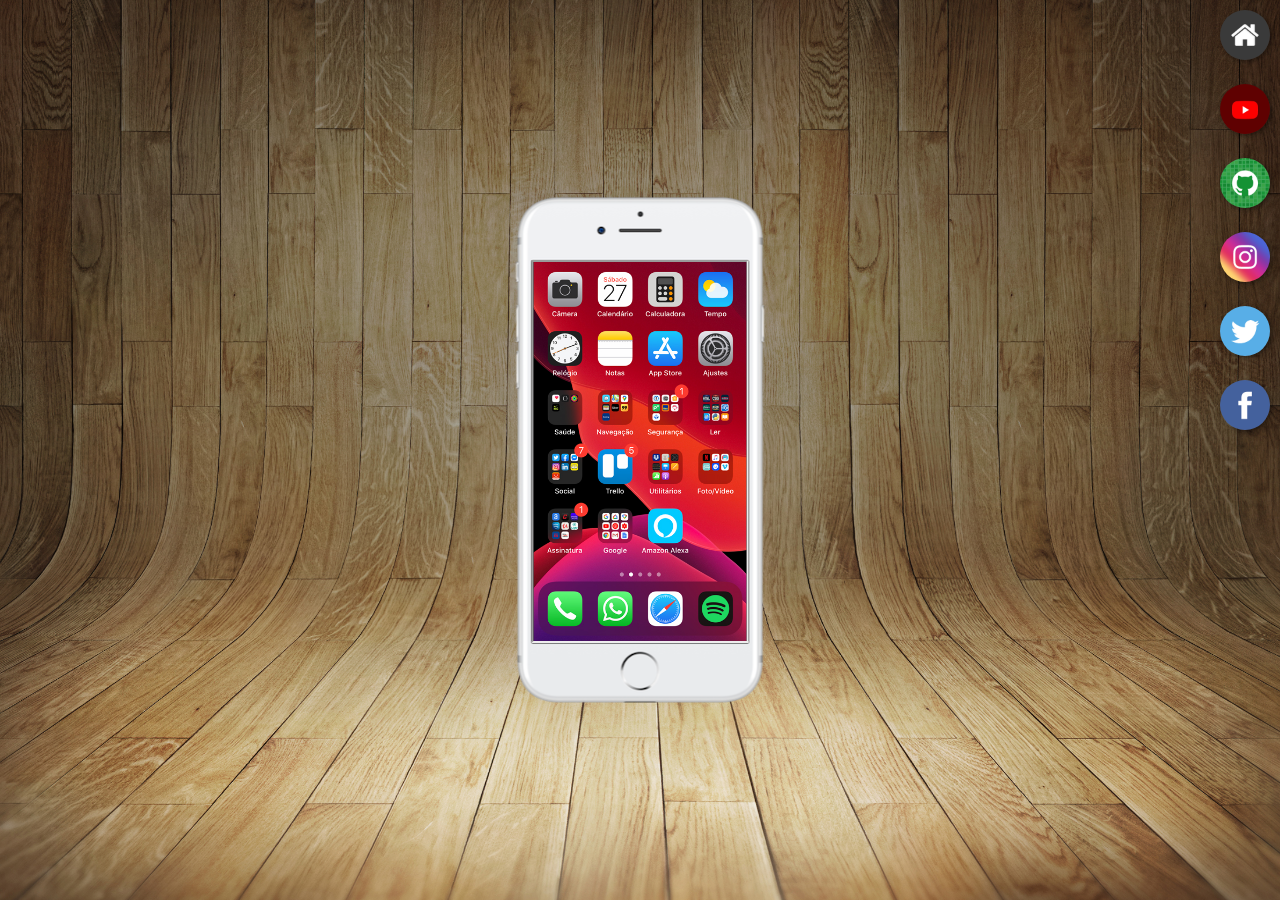
<file: index.html>
<!DOCTYPE html>
<html lang="pt-br">
<head>
    <meta charset="UTF-8">
    <meta name="viewport" content="width=device-width, initial-scale=1.0">
    <title>redes sociais</title>
    <link rel="shortcut icon" href="favicon.ico" type="image/x-icon">
    <link rel="stylesheet" href="style.css">

</head>
<body>
    <main>
        <section id="telefone">
          <iframe src="home.html" name="tela" id="tela"></iframe> 
        </section>
        <section id="redes-sociais">
            <a href="home.html" target="tela"><img src="imagens/logo-home.jpg" alt="home"></a><br>

            <a href="youtube.html" target="tela"><img src="imagens/logo-youtube.jpg" alt="logo-youtube"></a><br>

            <a href="github.html" target="tela"><img src="imagens/logo-github.jpg" alt="github"></a><br>

            <a href="instagram.html" target="tela"><img src="imagens/logo-instagram.jpg" alt="instagram"></a><br>

            <a href="twitter.html" target="tela"><img src="imagens/logo-twitter.jpg" alt="twitter"></a><br>

            <a href="facebook.html" target="tela"><img src="imagens/logo-facebook.jpg" alt="facebook"></a>
        </section>
    </main>
</body>
</html>
</file>
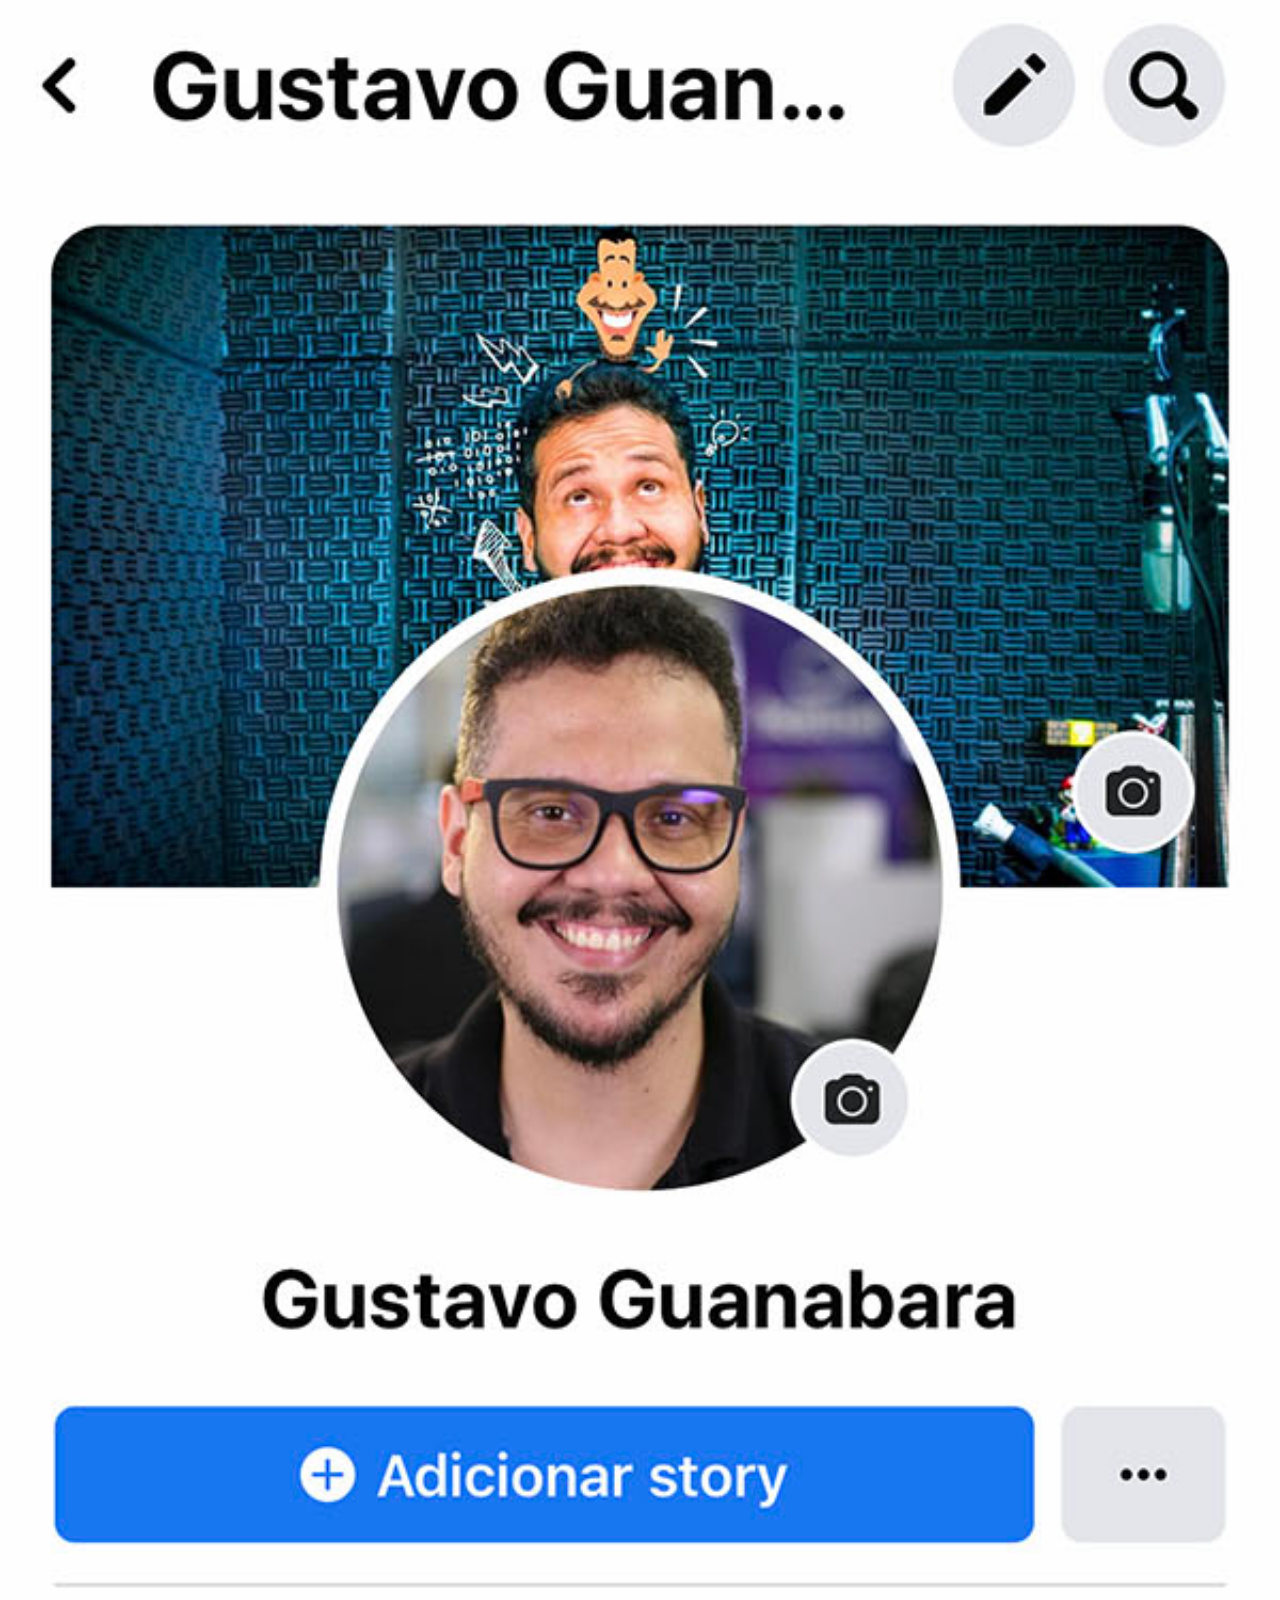
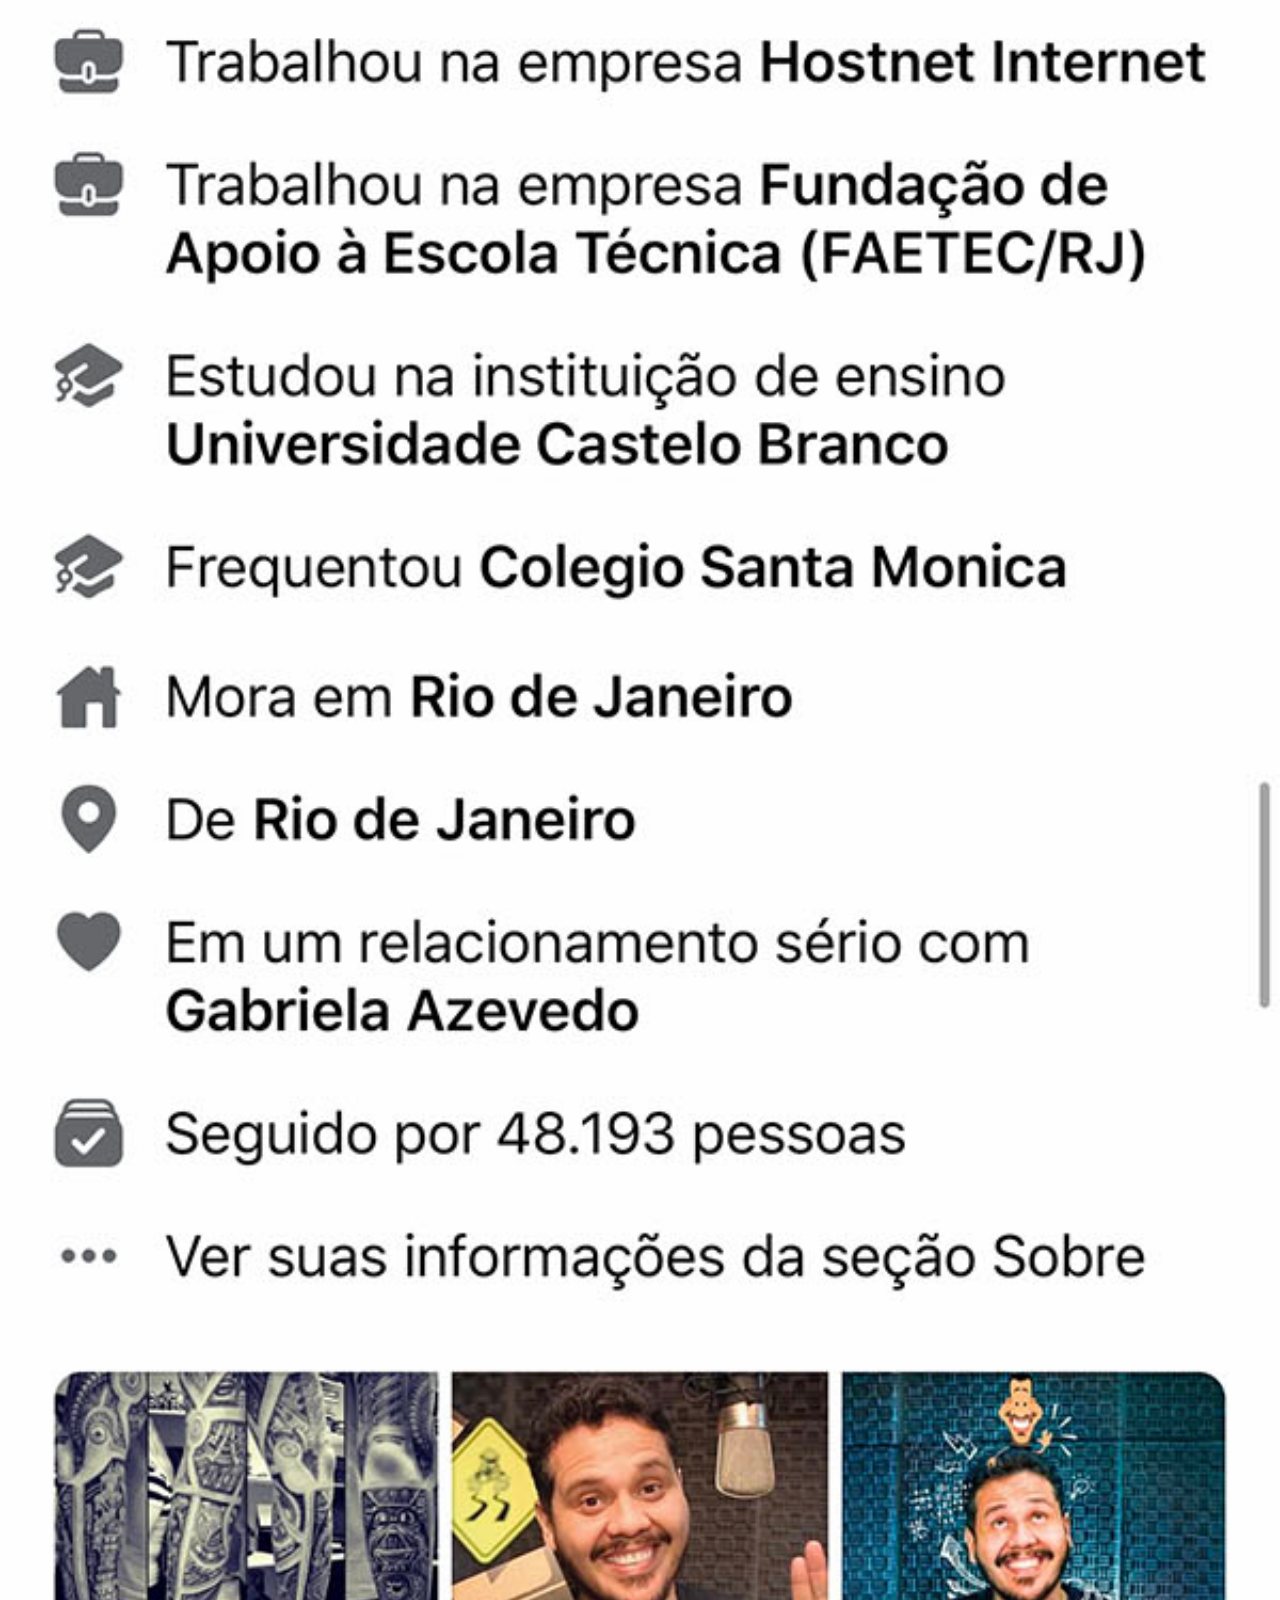
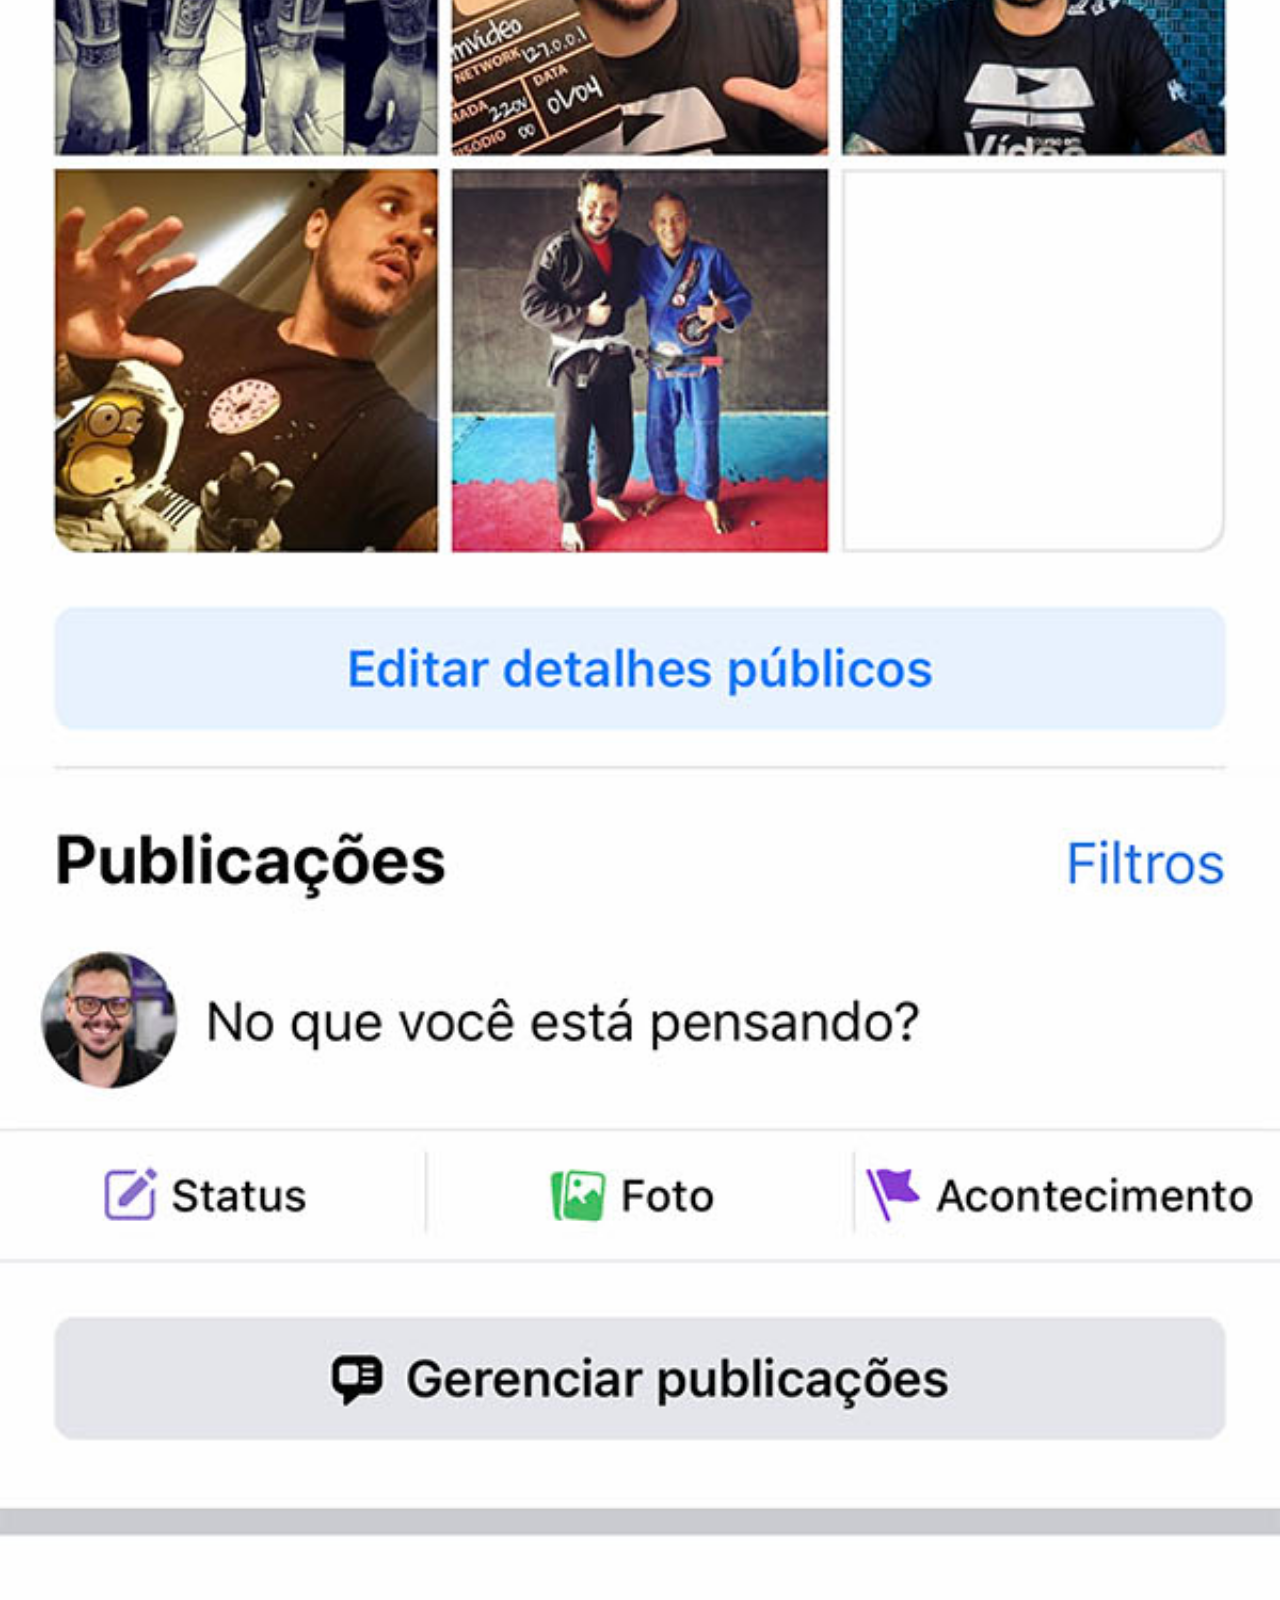
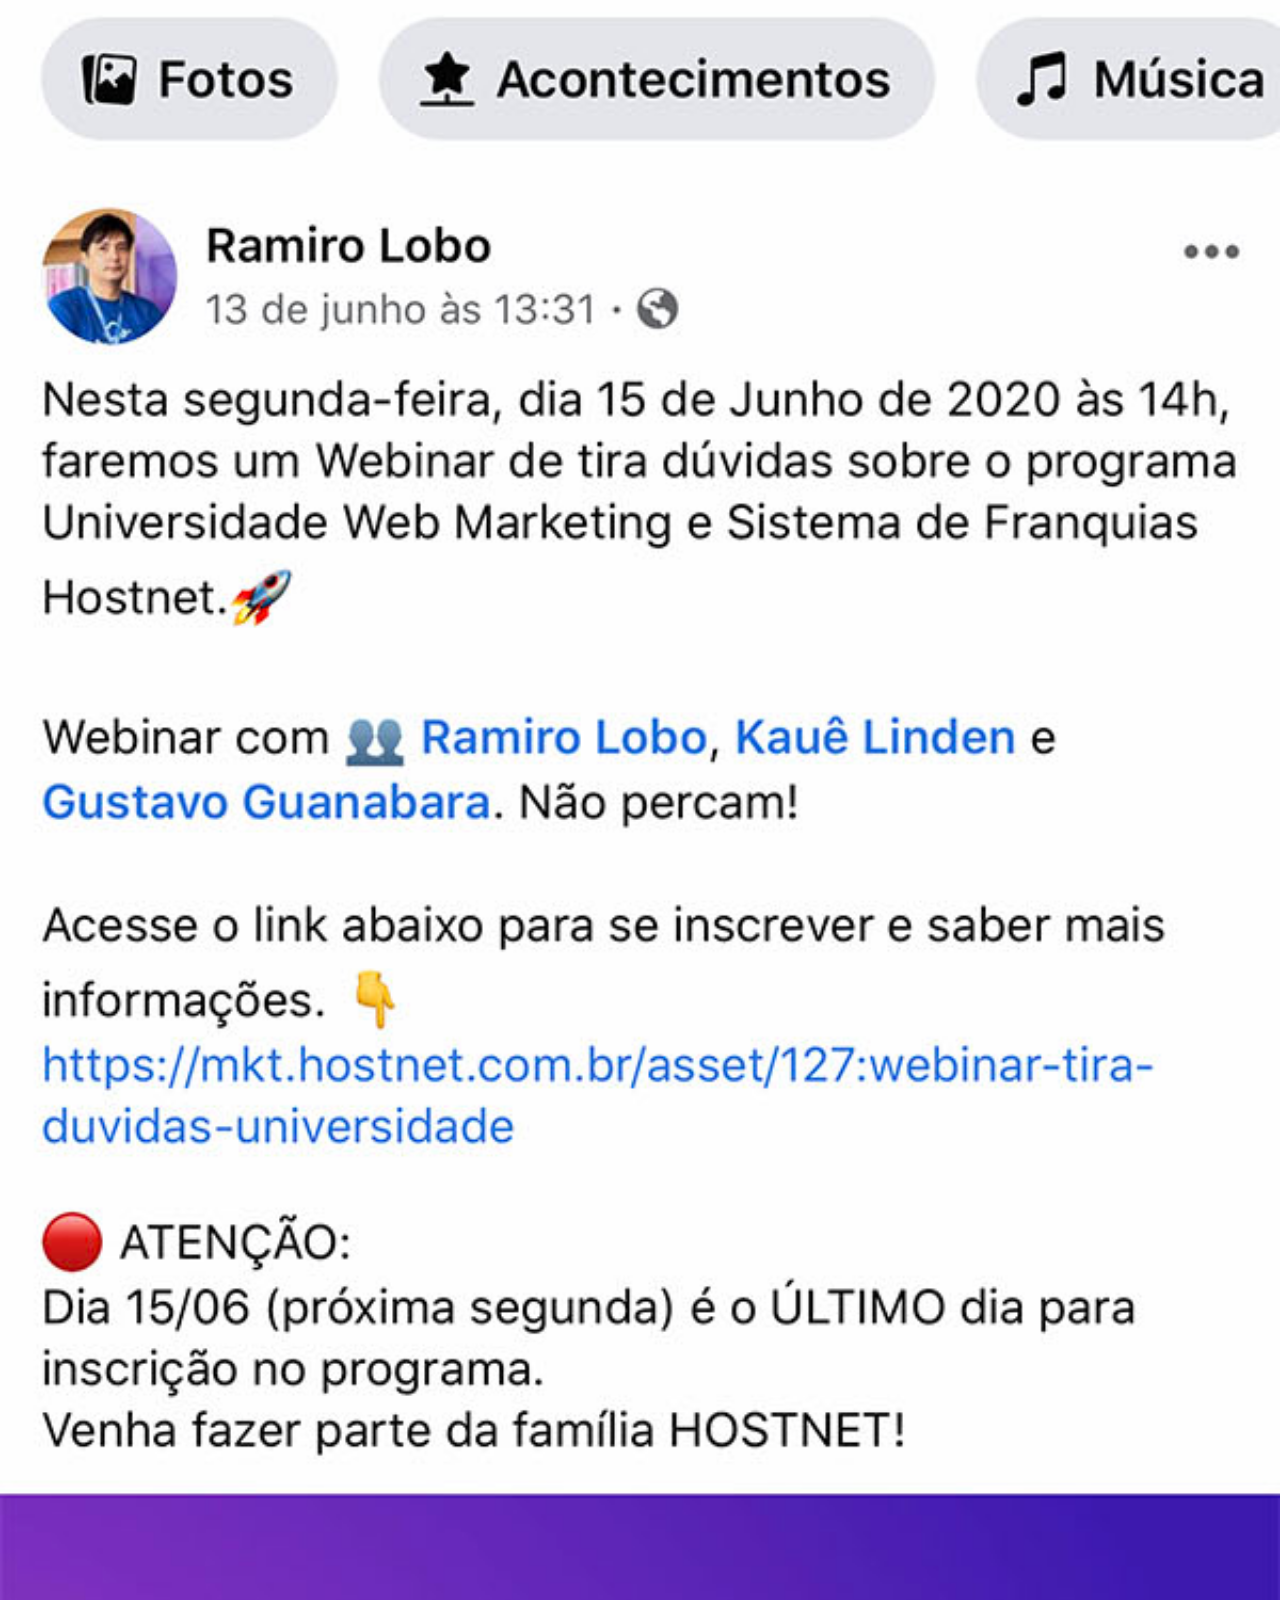
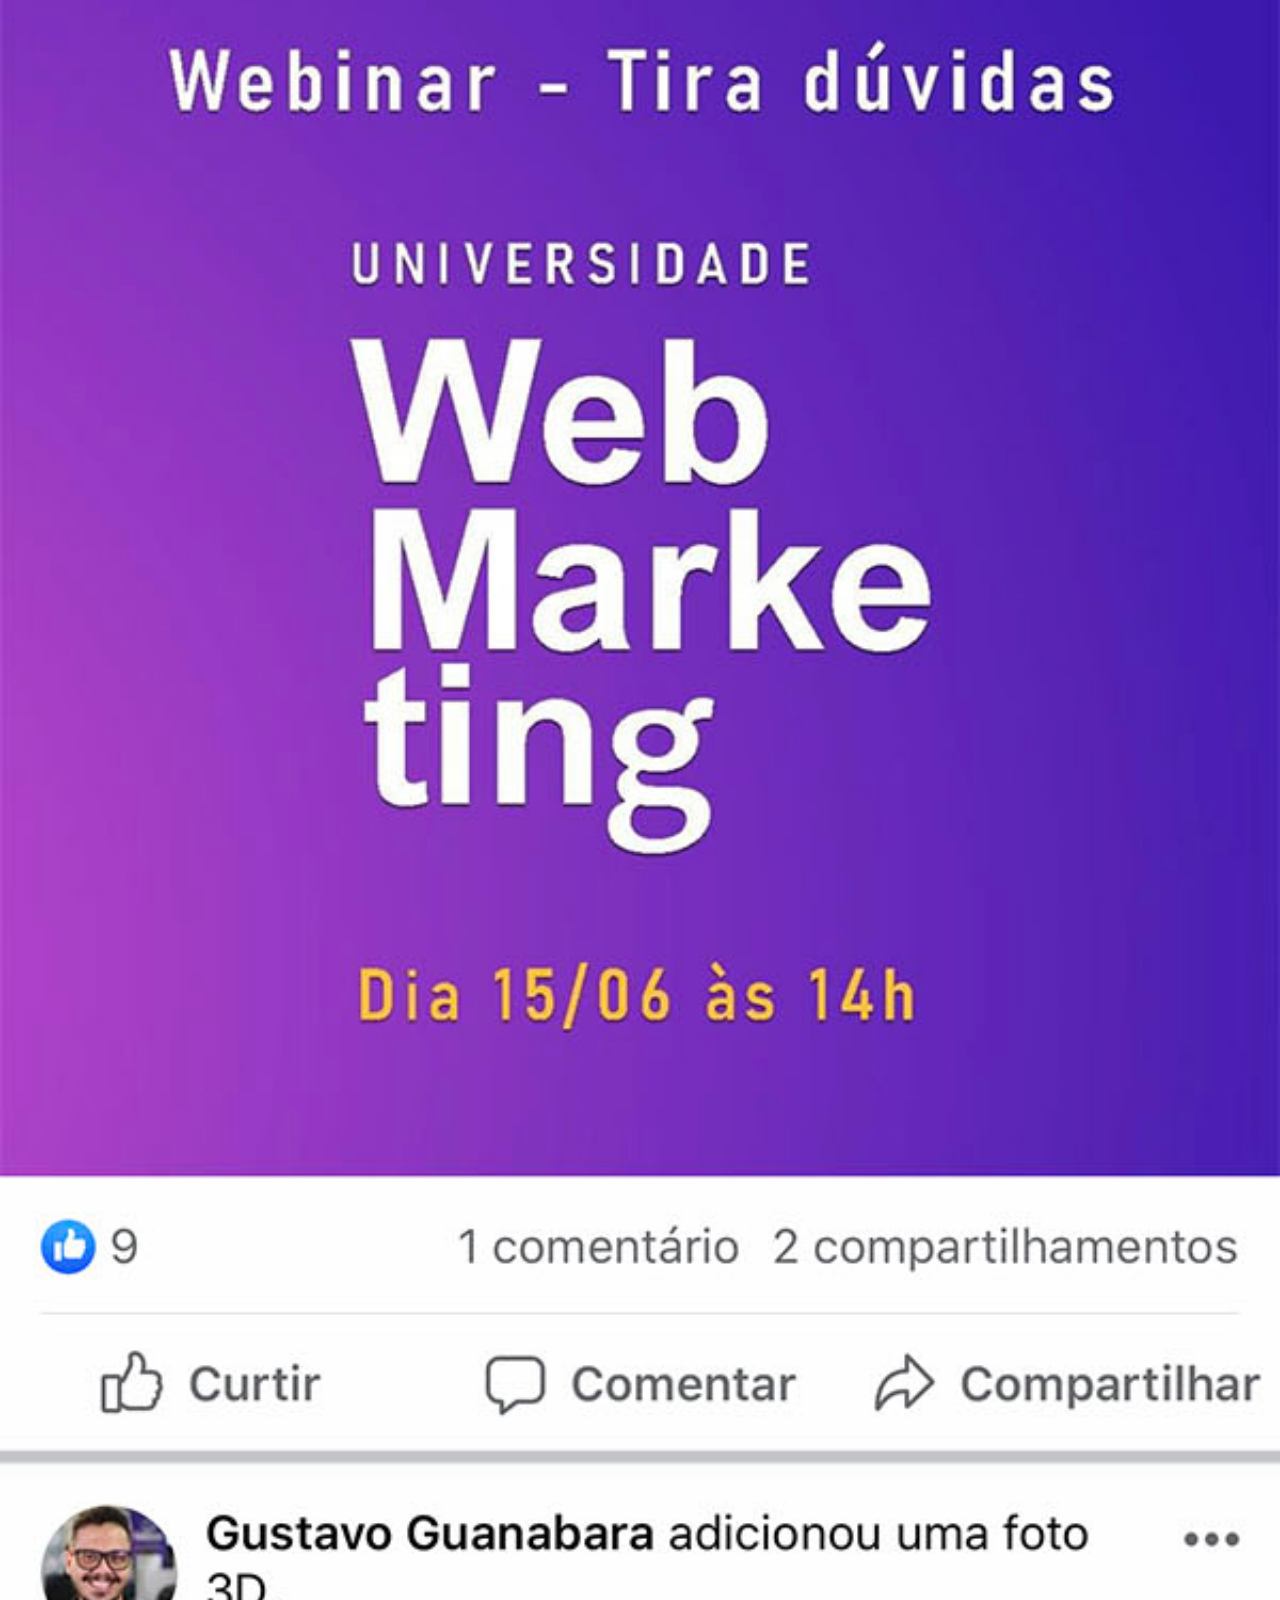
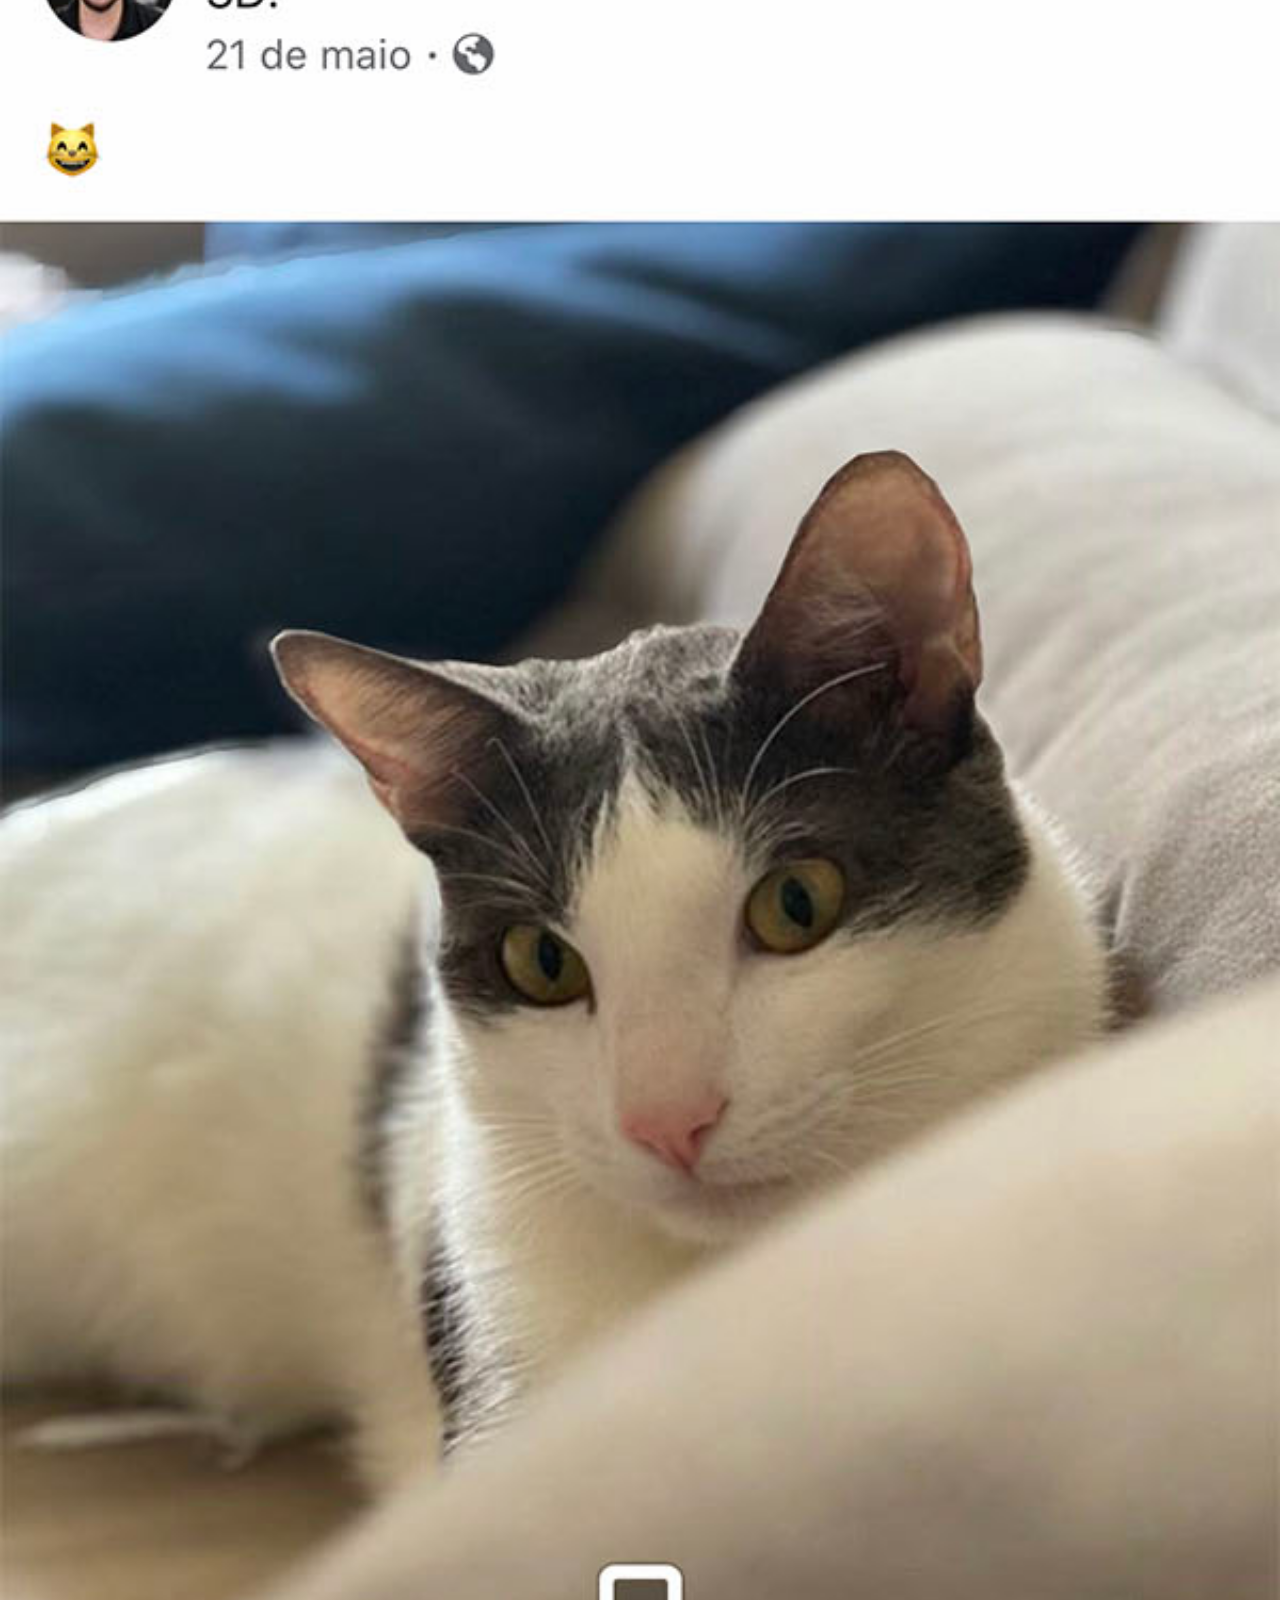
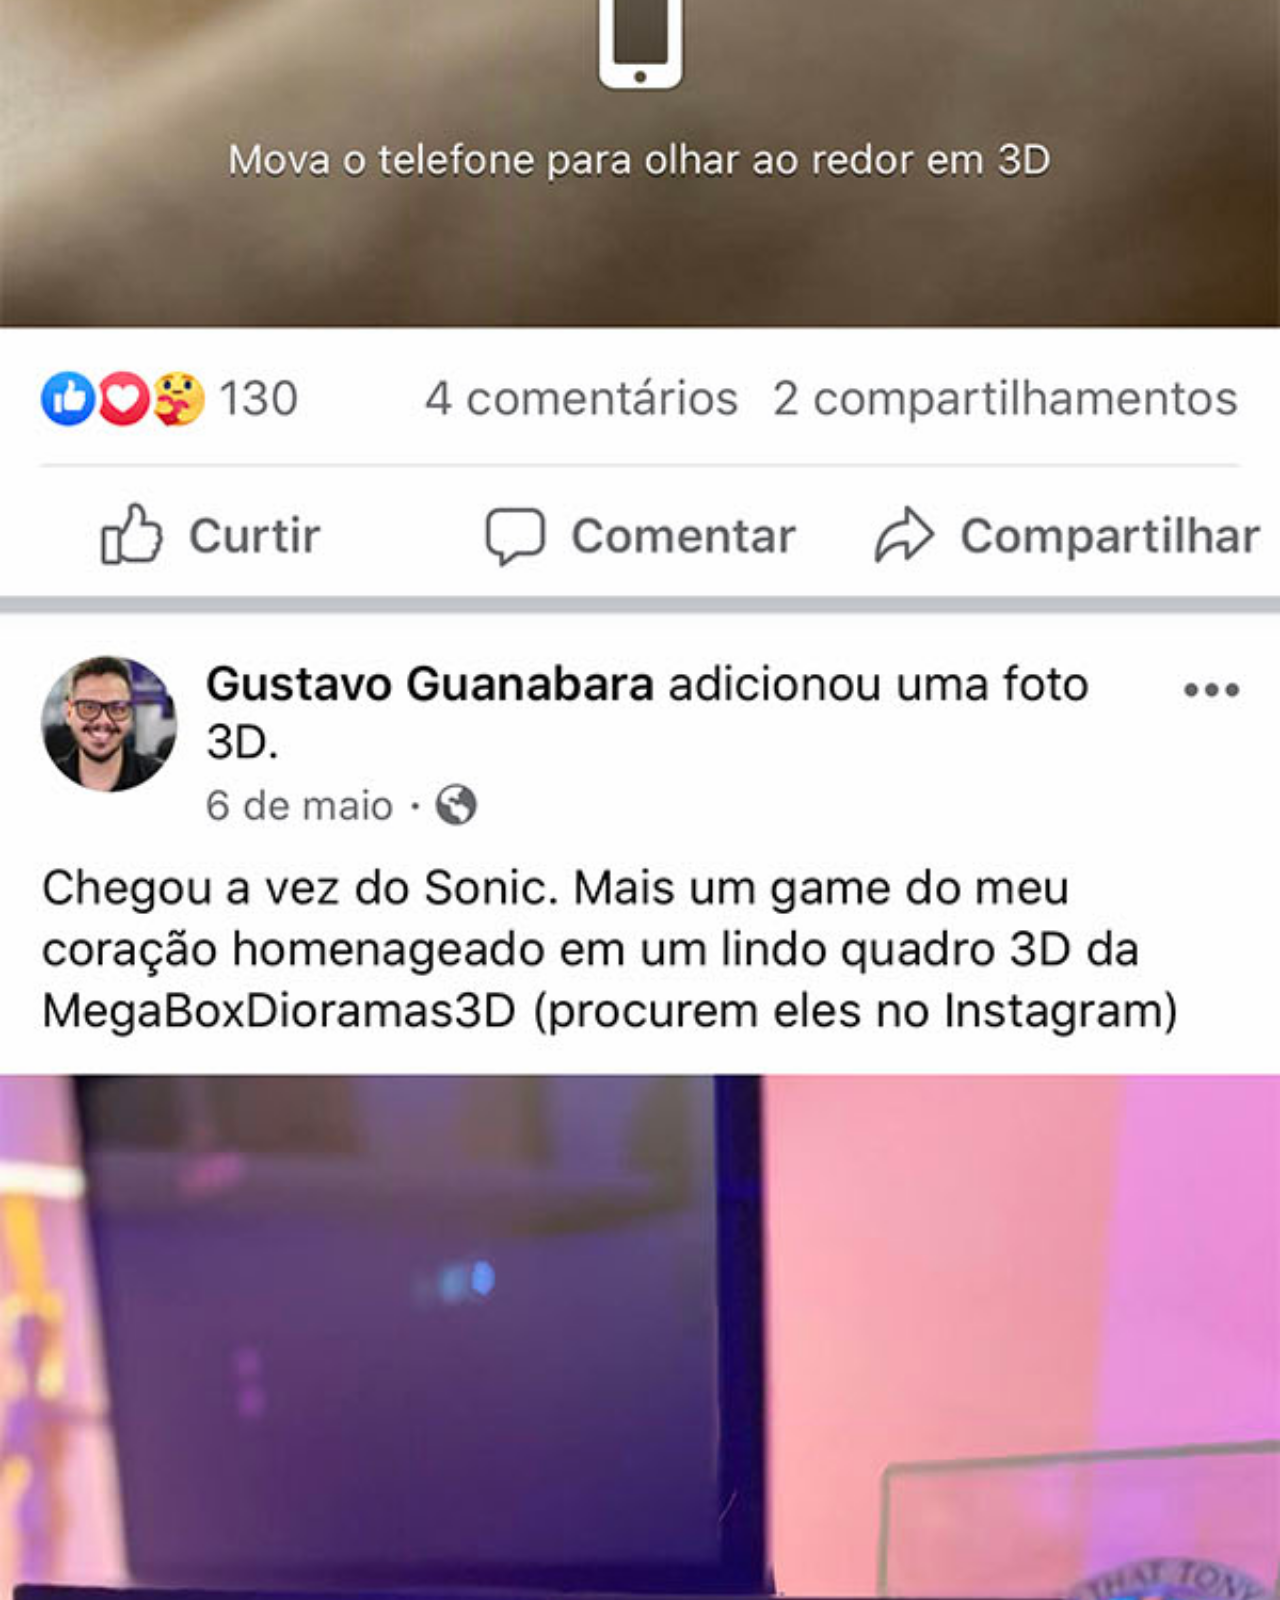
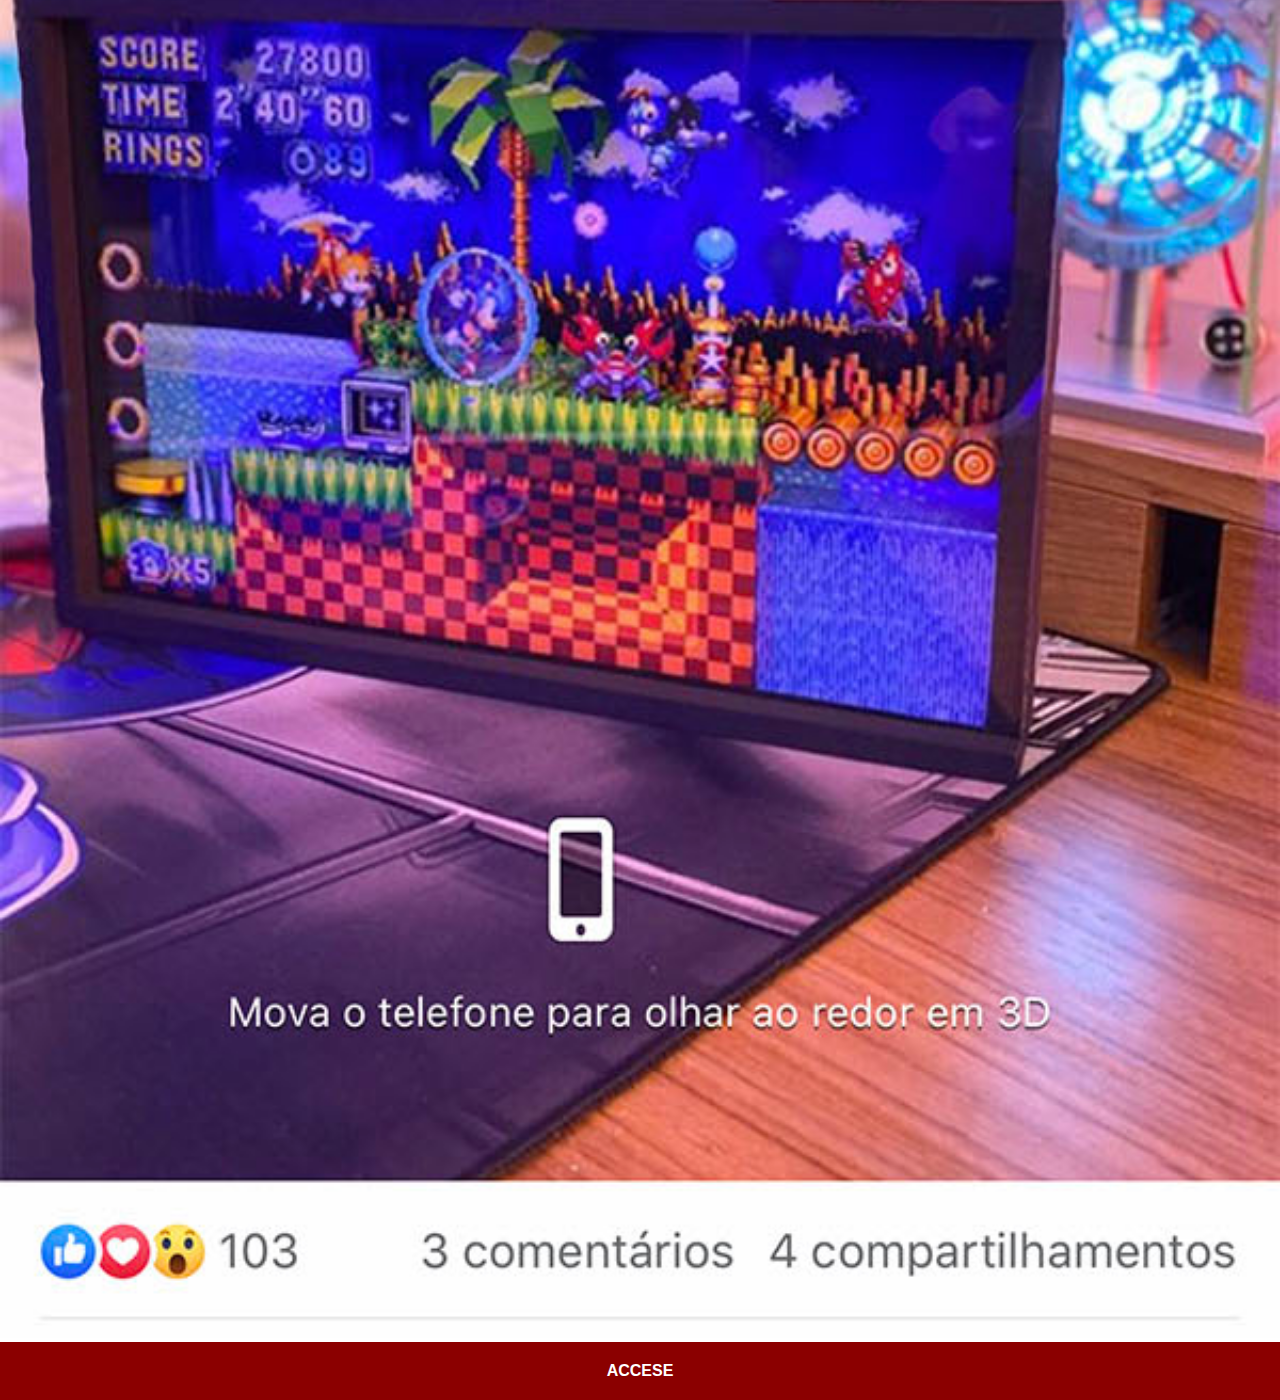
<file: facebook.html>
<!DOCTYPE html>
<html lang="en">
<head>
    <meta charset="UTF-8">
    <meta name="viewport" content="width=device-width, initial-scale=1.0">
    <title>facebook</title>
    <link rel="stylesheet" href="style.social.CSS">
</head>
<body>
    <img src="imagens/tela-facebook.jpg" alt="facebook">
    <a href="https://www.facebook.com/gustavoguanabara?locale=es_LA" target="_blank">ACCESE</a>
</body>
</html>
</file>
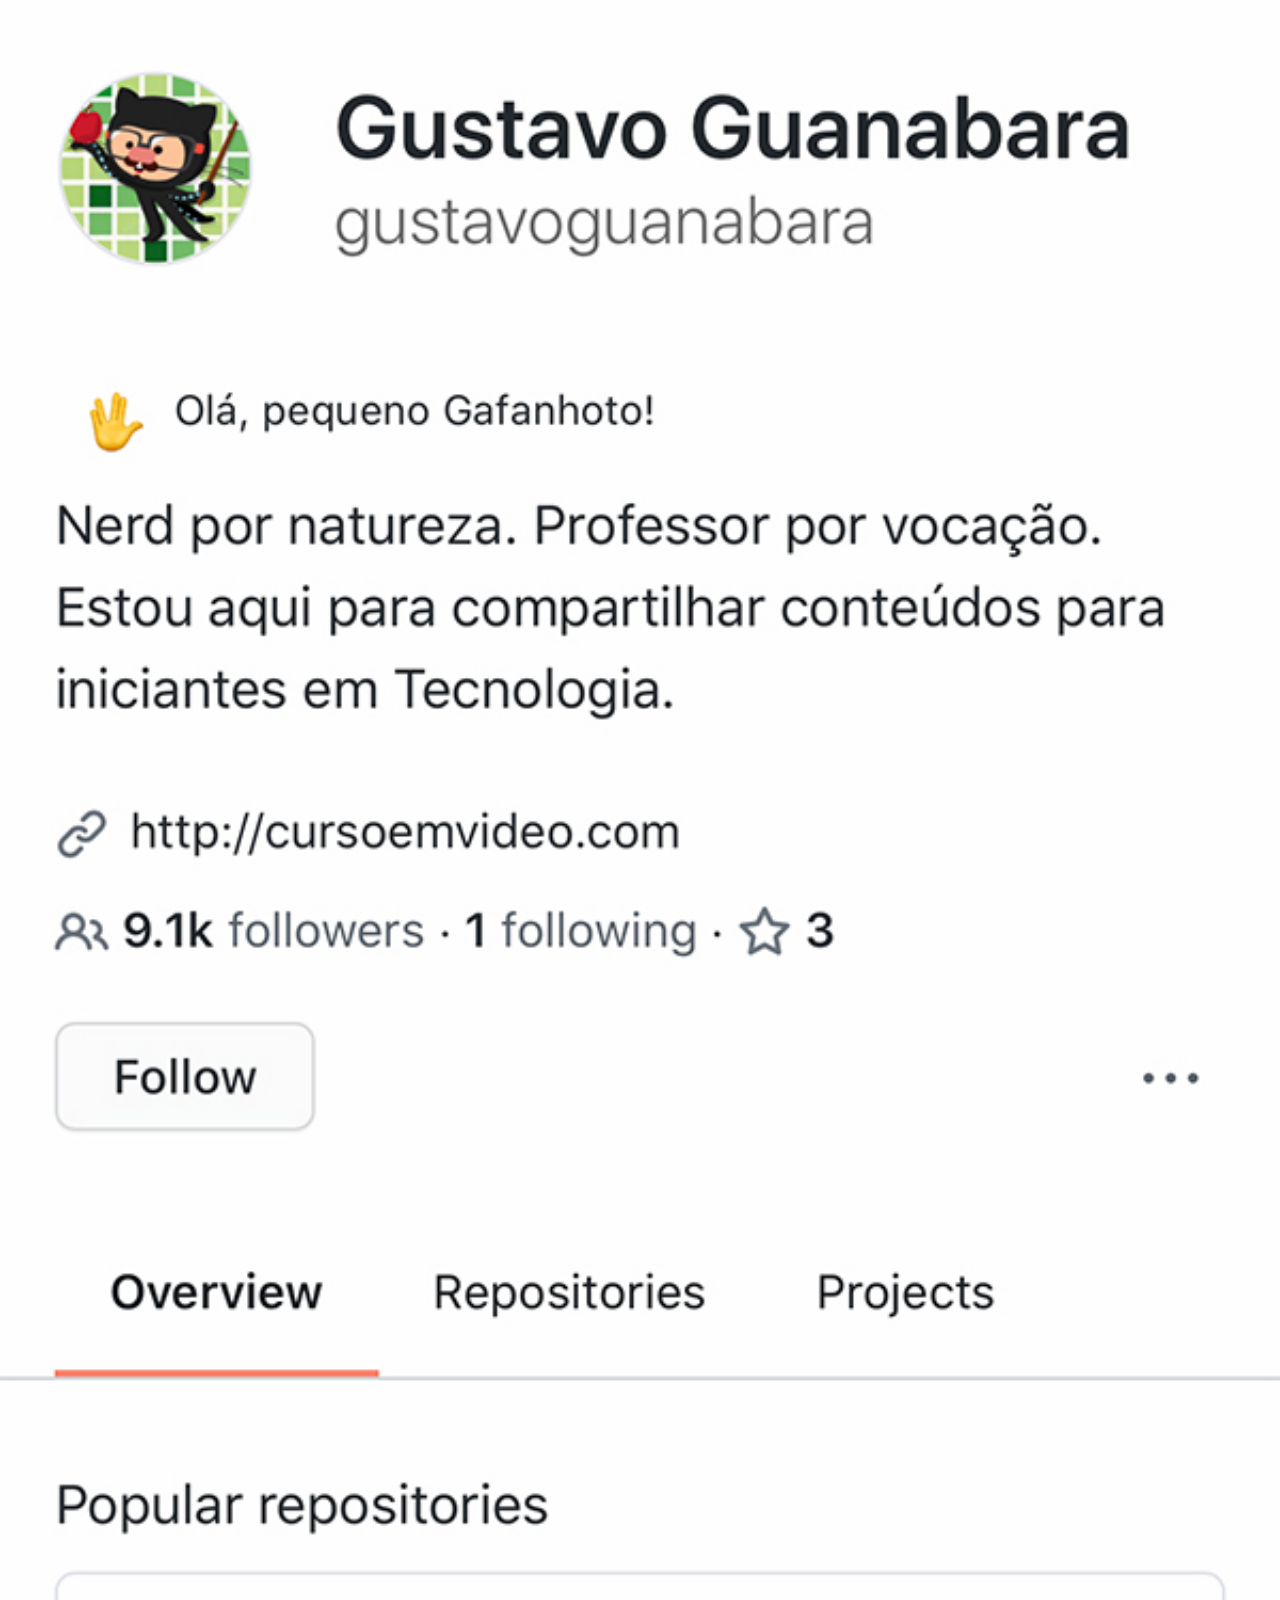
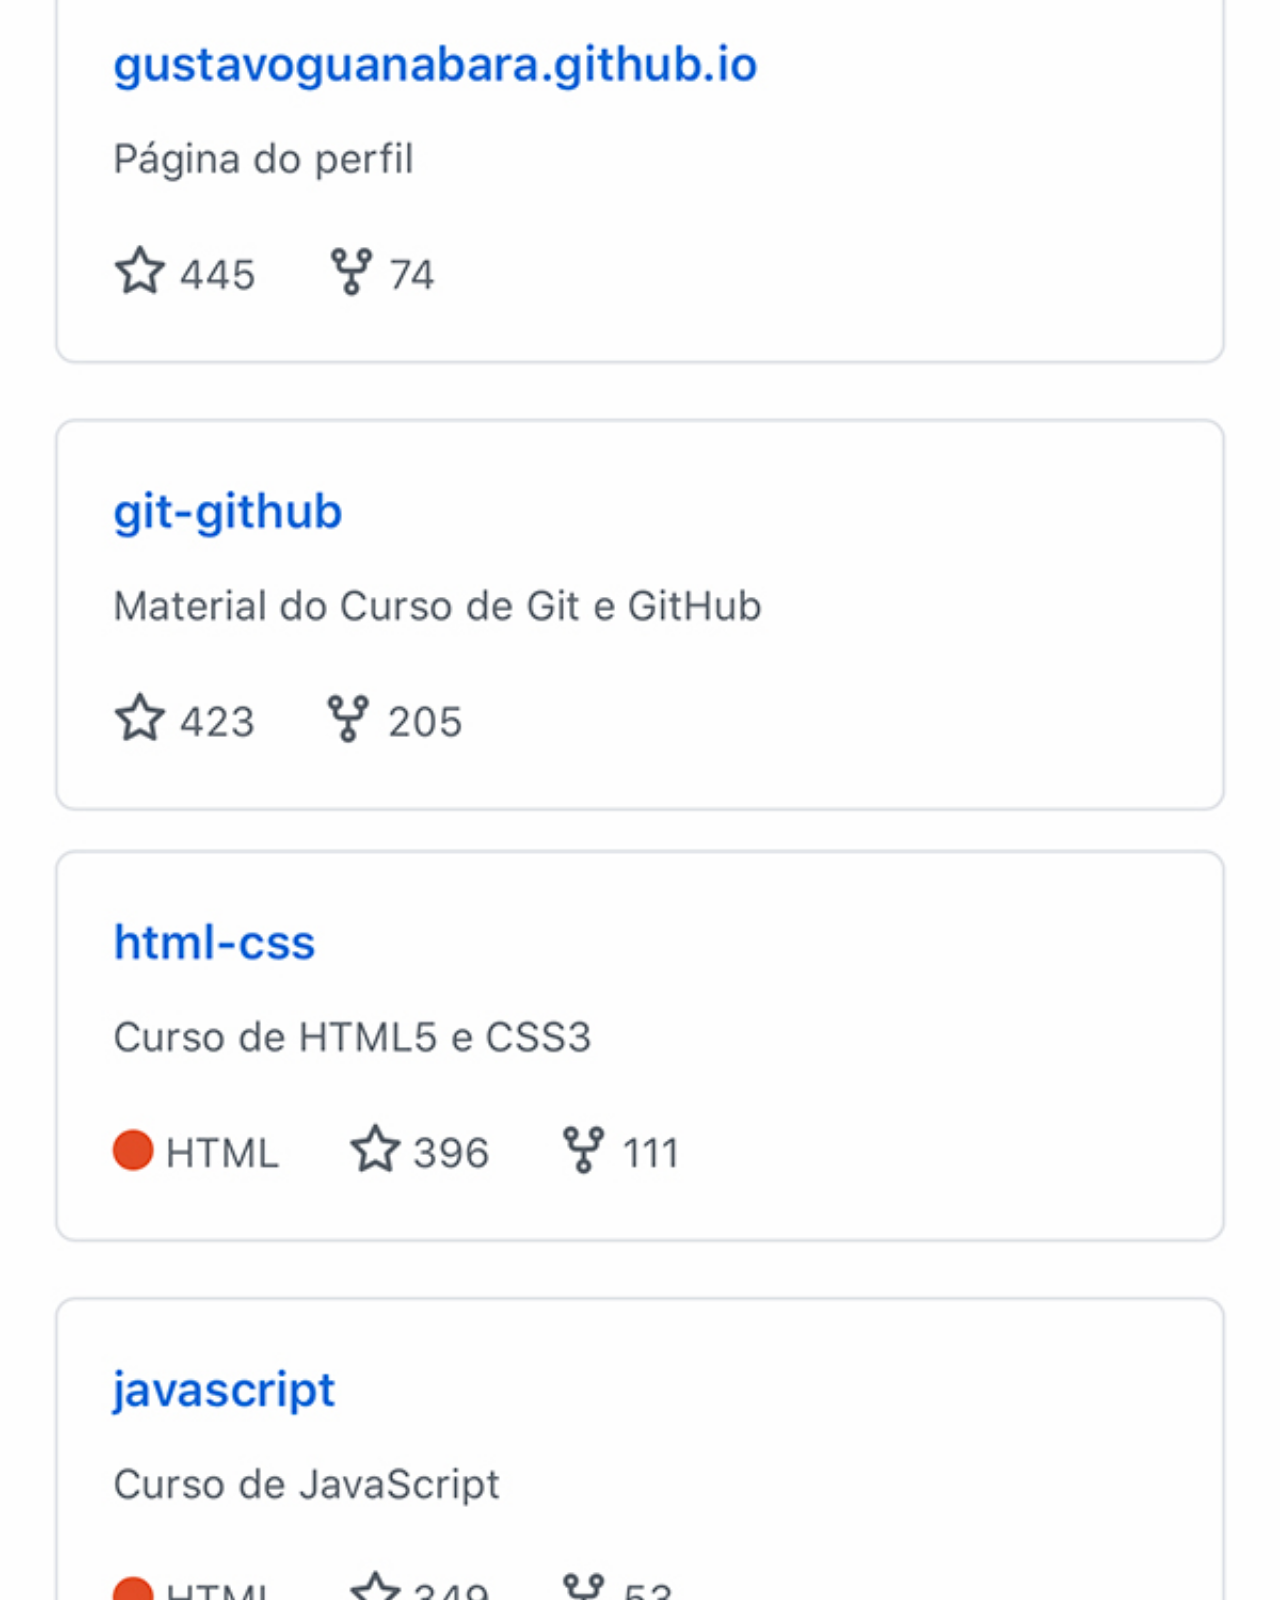
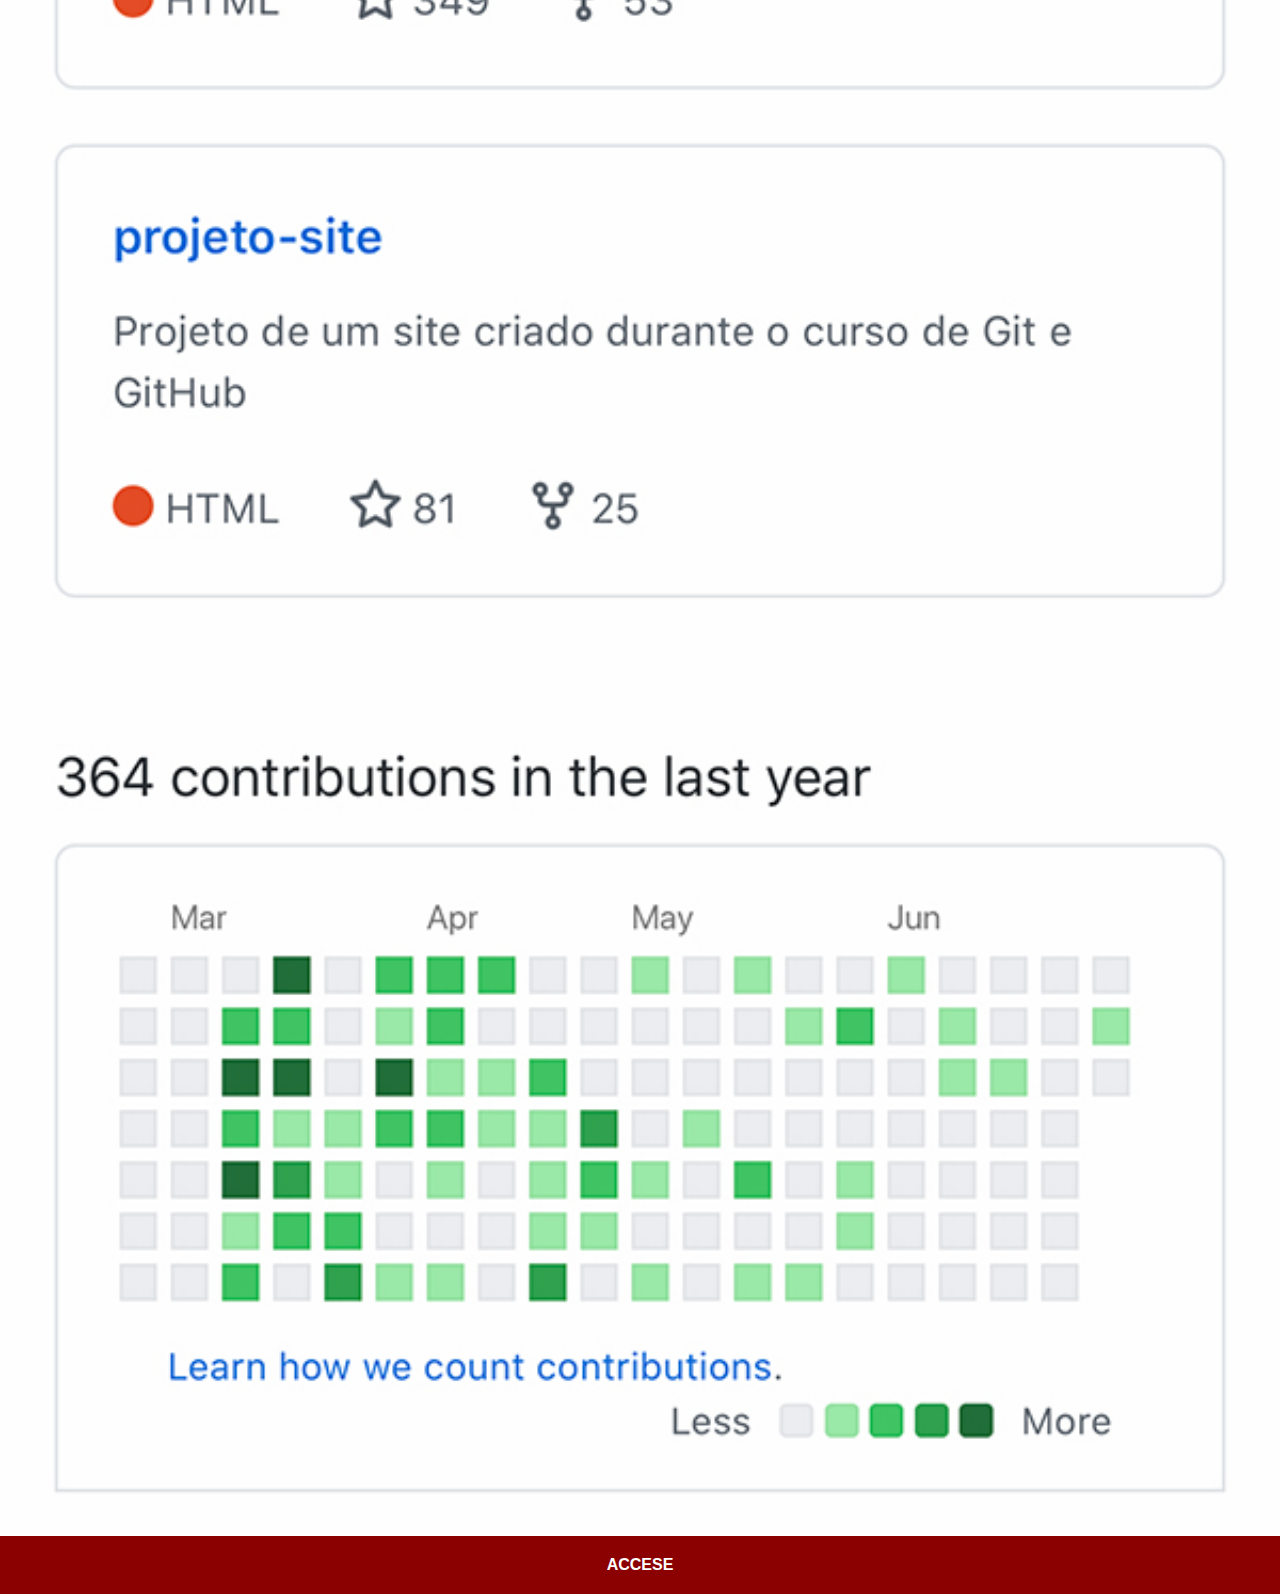
<file: github.html>
<!DOCTYPE html>
<html lang="en">
<head>
    <meta charset="UTF-8">
    <meta name="viewport" content="width=device-width, initial-scale=1.0">
    <title>github</title>
    <link rel="stylesheet" href="style.social.CSS">
</head>
<body>
    <img src="imagens/tela-github.jpg" alt="github">
    <a href="https://github.com/gustavoguanabara" target="_blank">ACCESE</a>
</body>
</html>
</file>
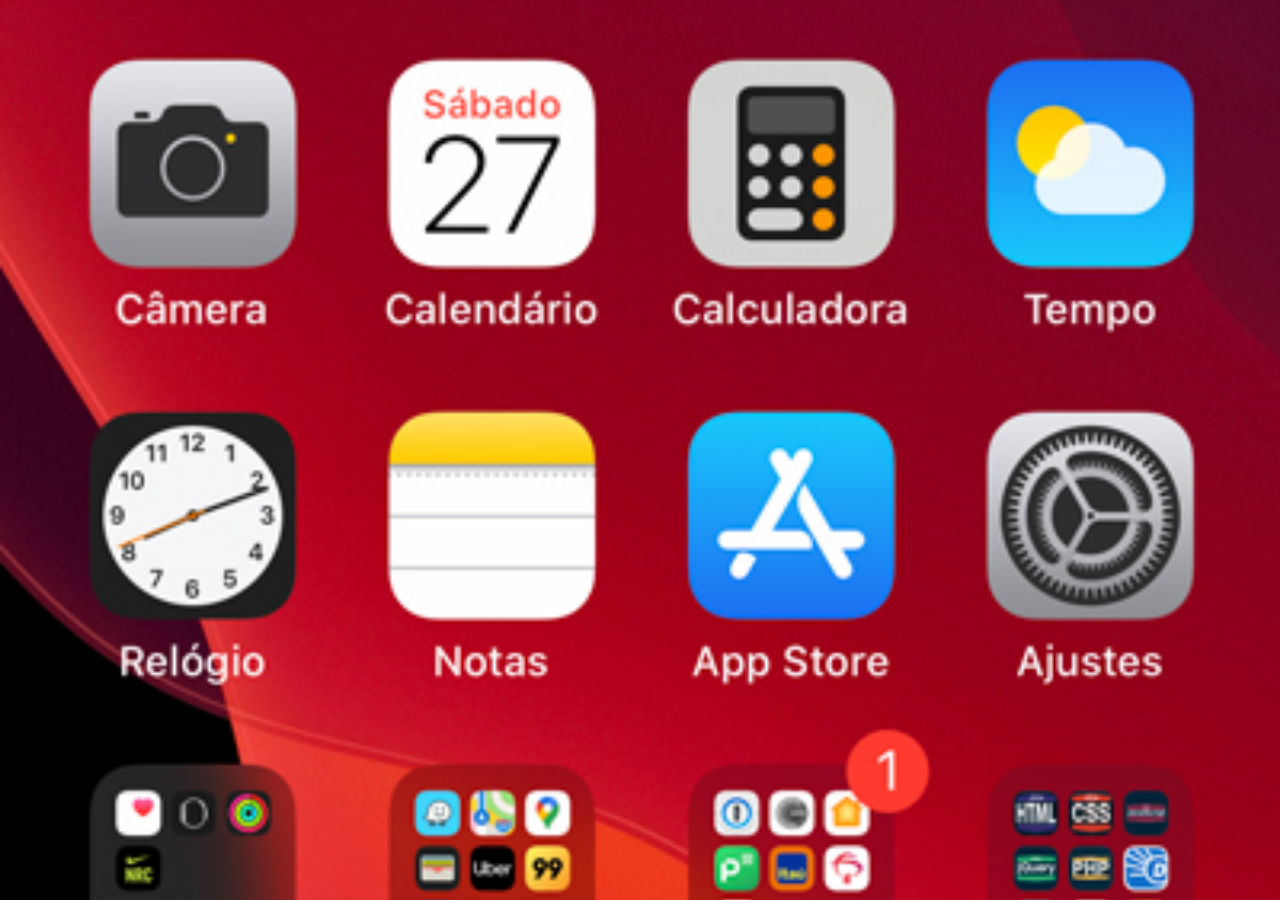
<file: home.html>
<!DOCTYPE html>
<html lang="pt-br">
<head>
    <meta charset="UTF-8">
    <meta name="viewport" content="width=device-width, initial-scale=1.0">
    <title>Document</title>
    <style>
        * {
            padding: 0px;
            margin: 0px;
        }
        body {
            width: 100vw;
            height: 100vh;
            background: url(imagens/tela-home.jpg) no-repeat top center;
            background-size: cover;
        }
    </style>
</head>
<body>
    
</body>
</html>
</file>
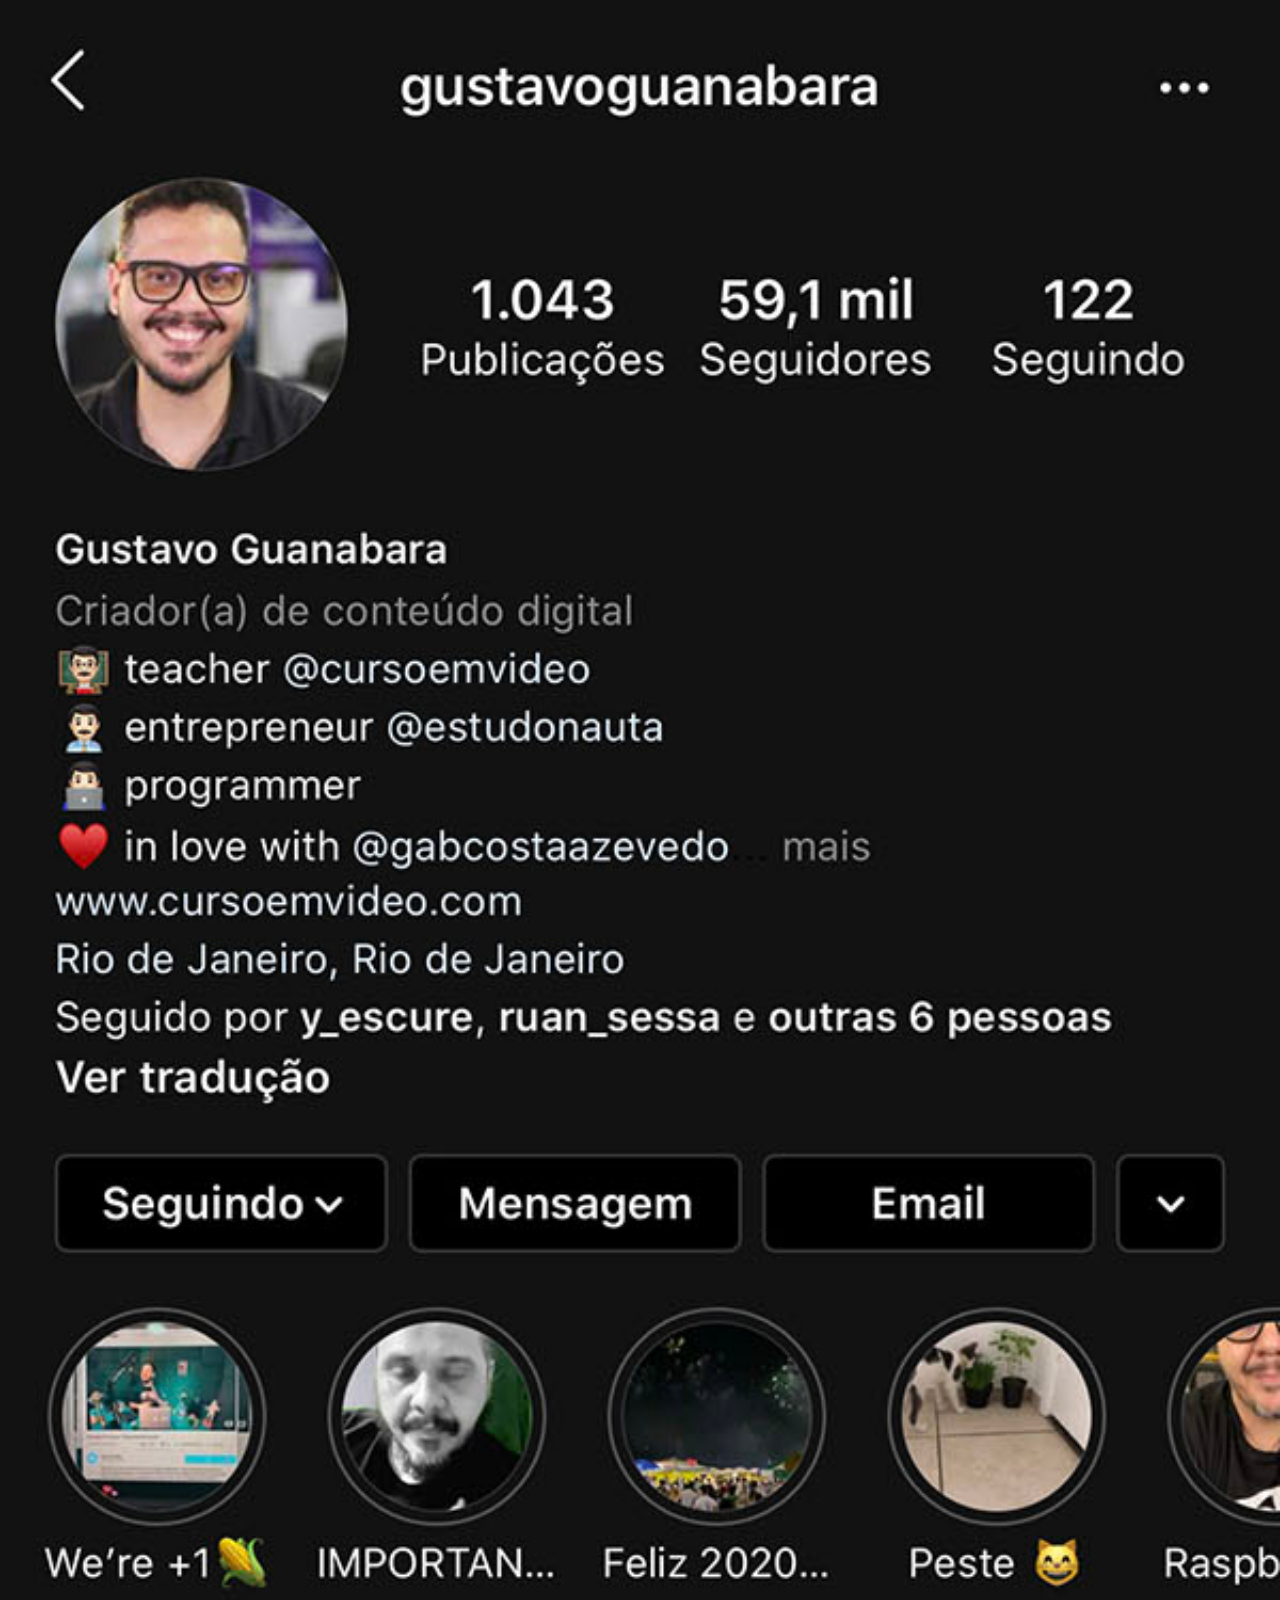
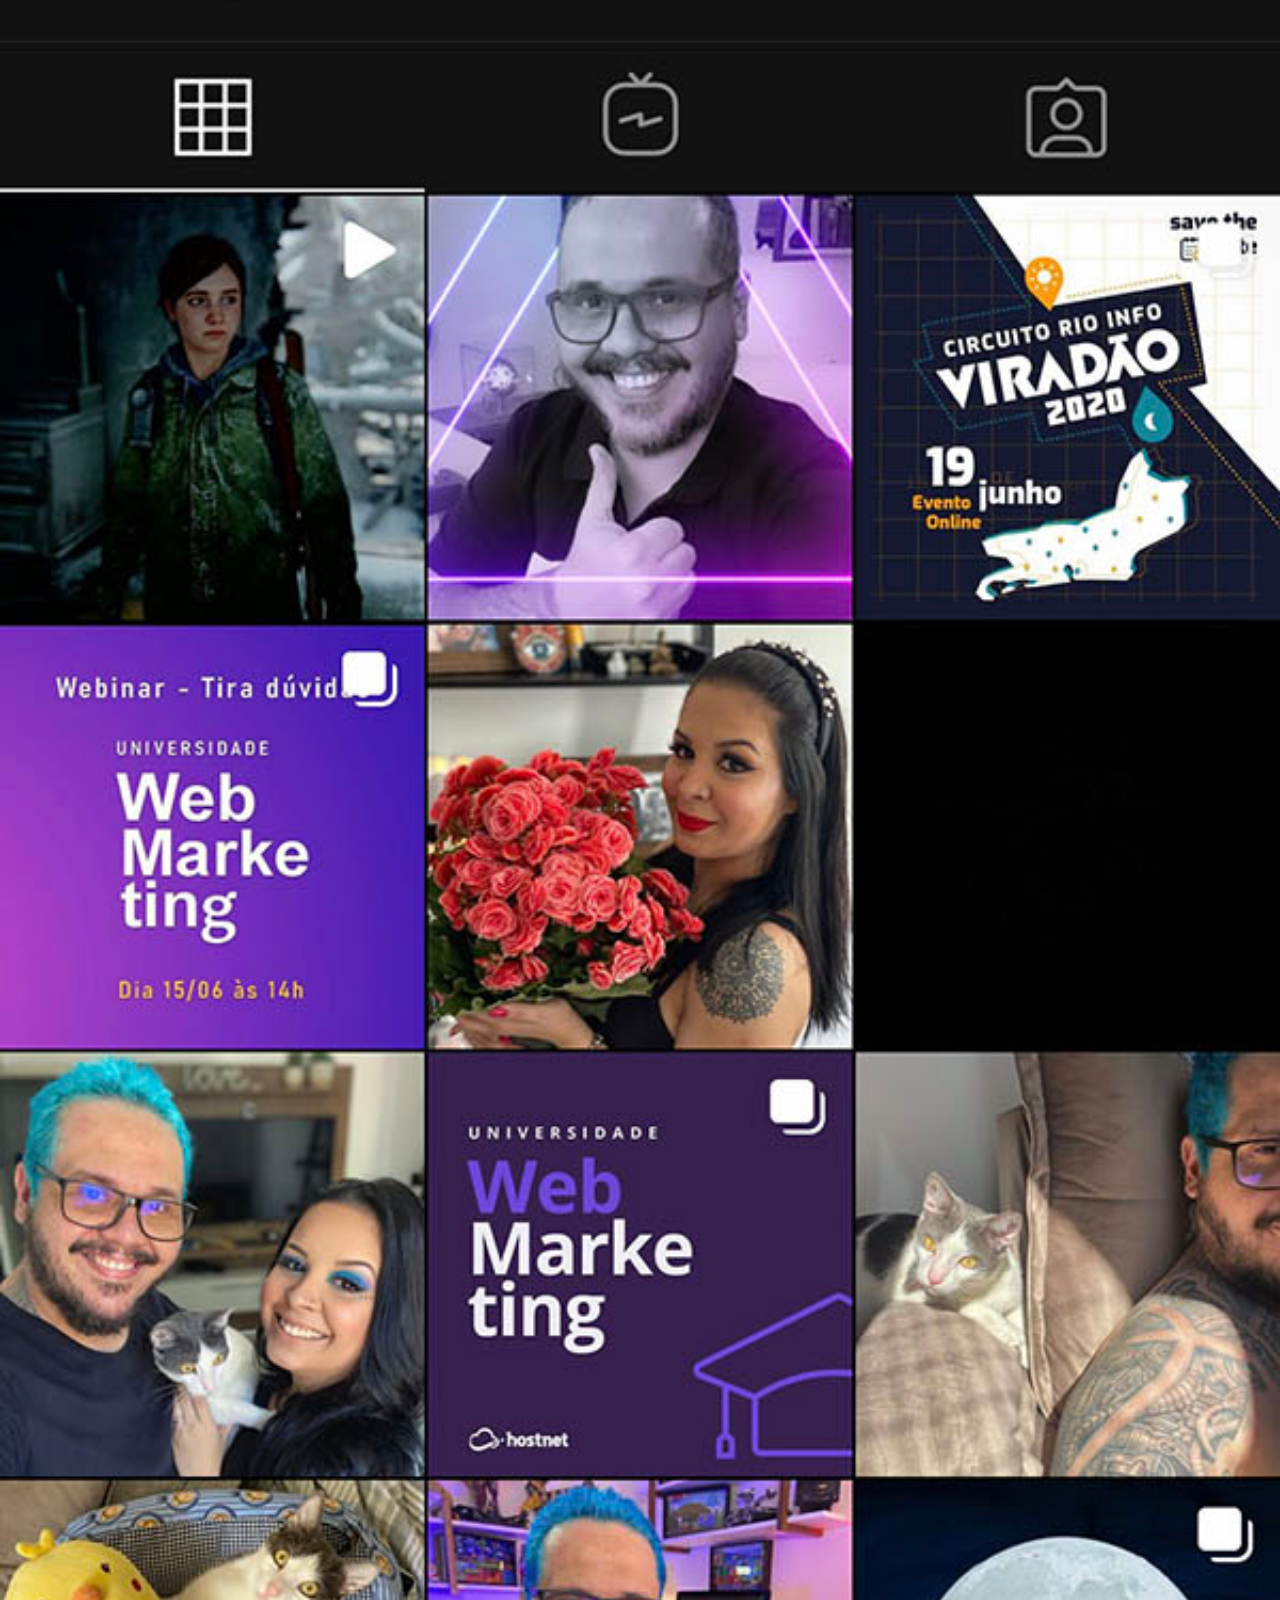
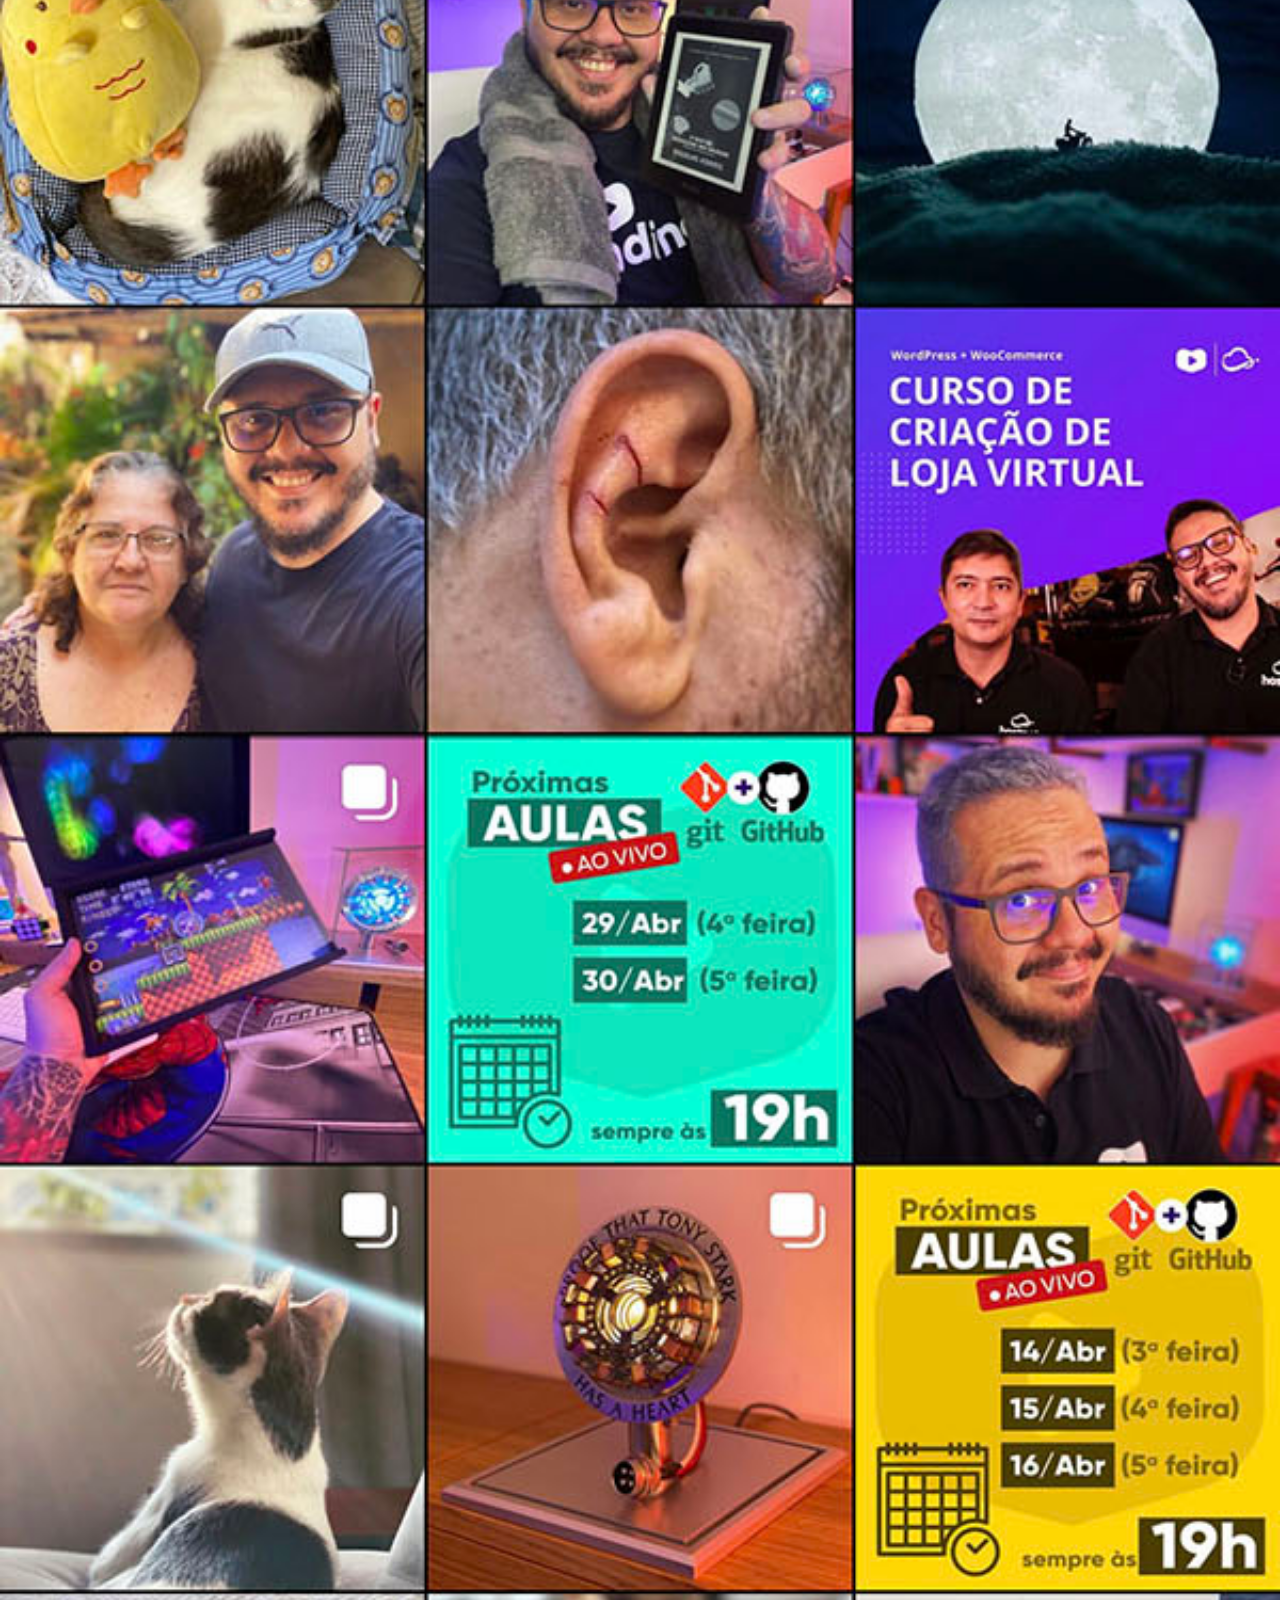
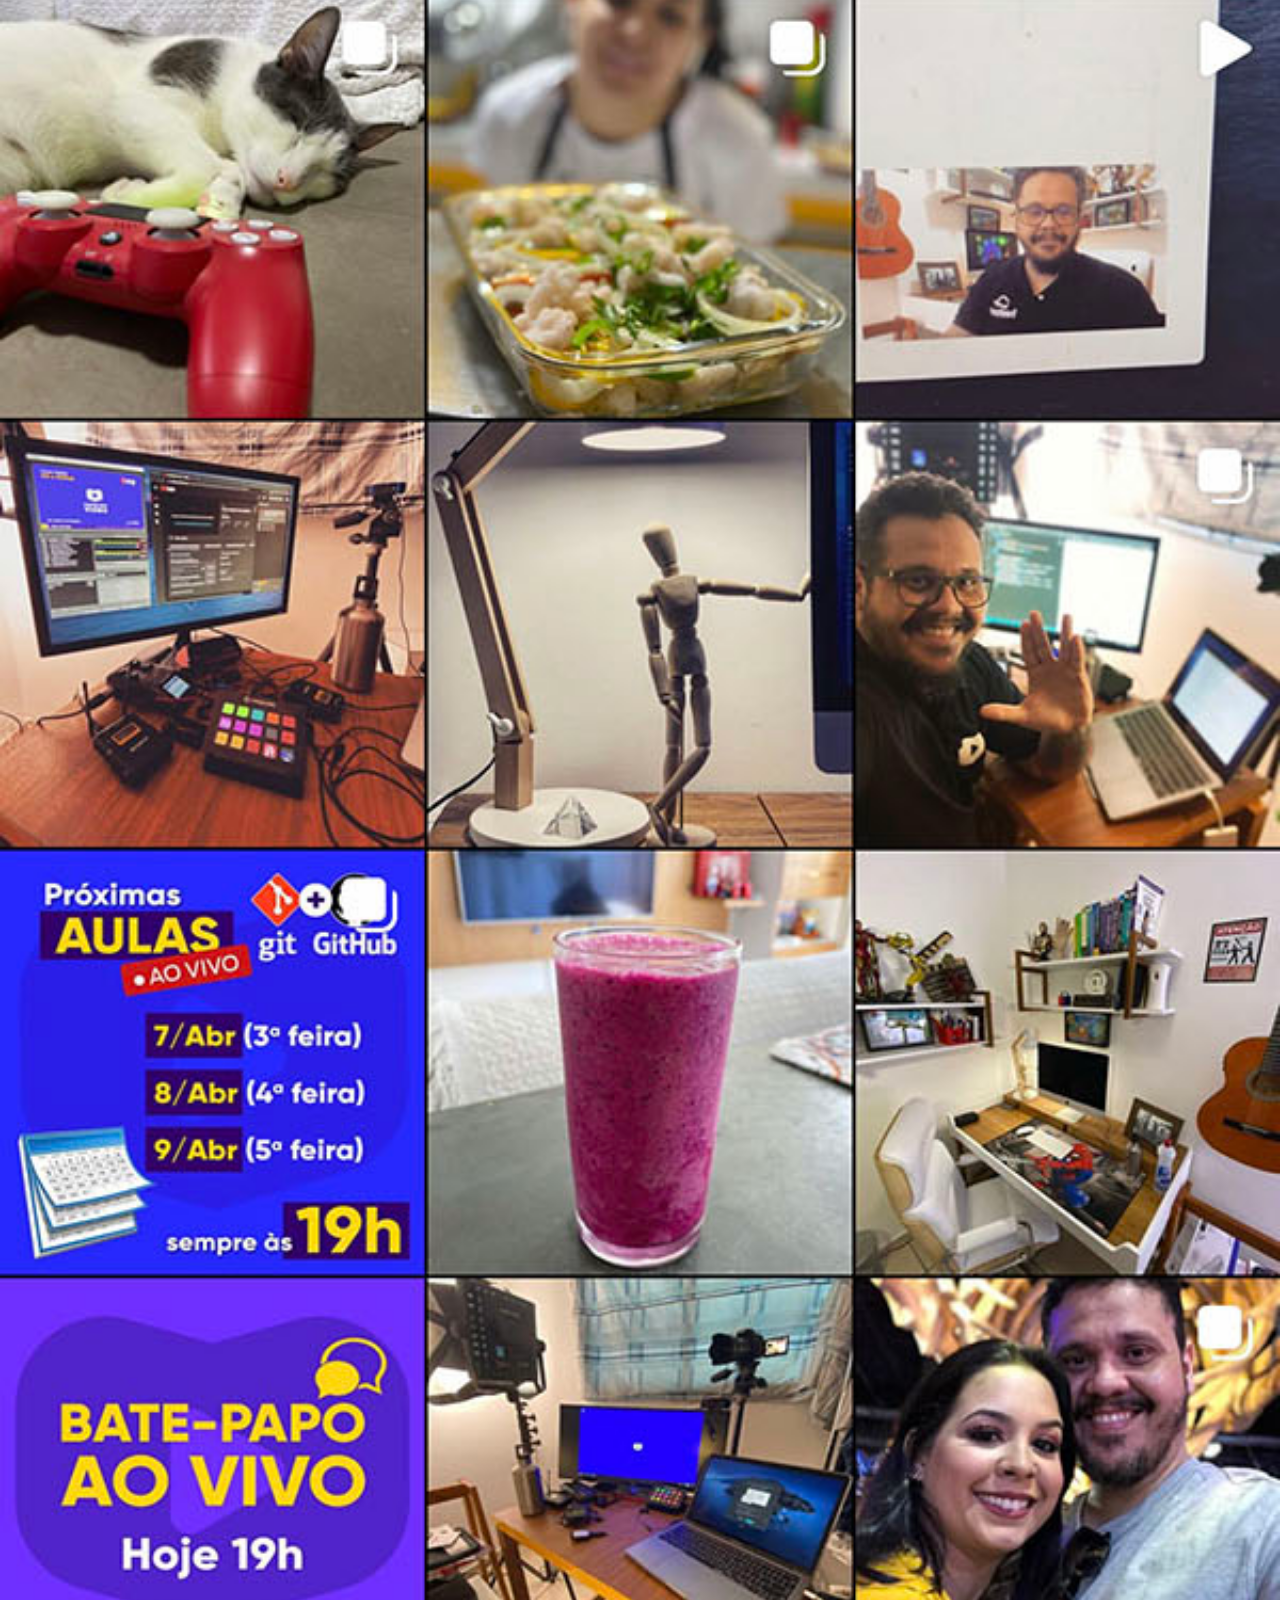
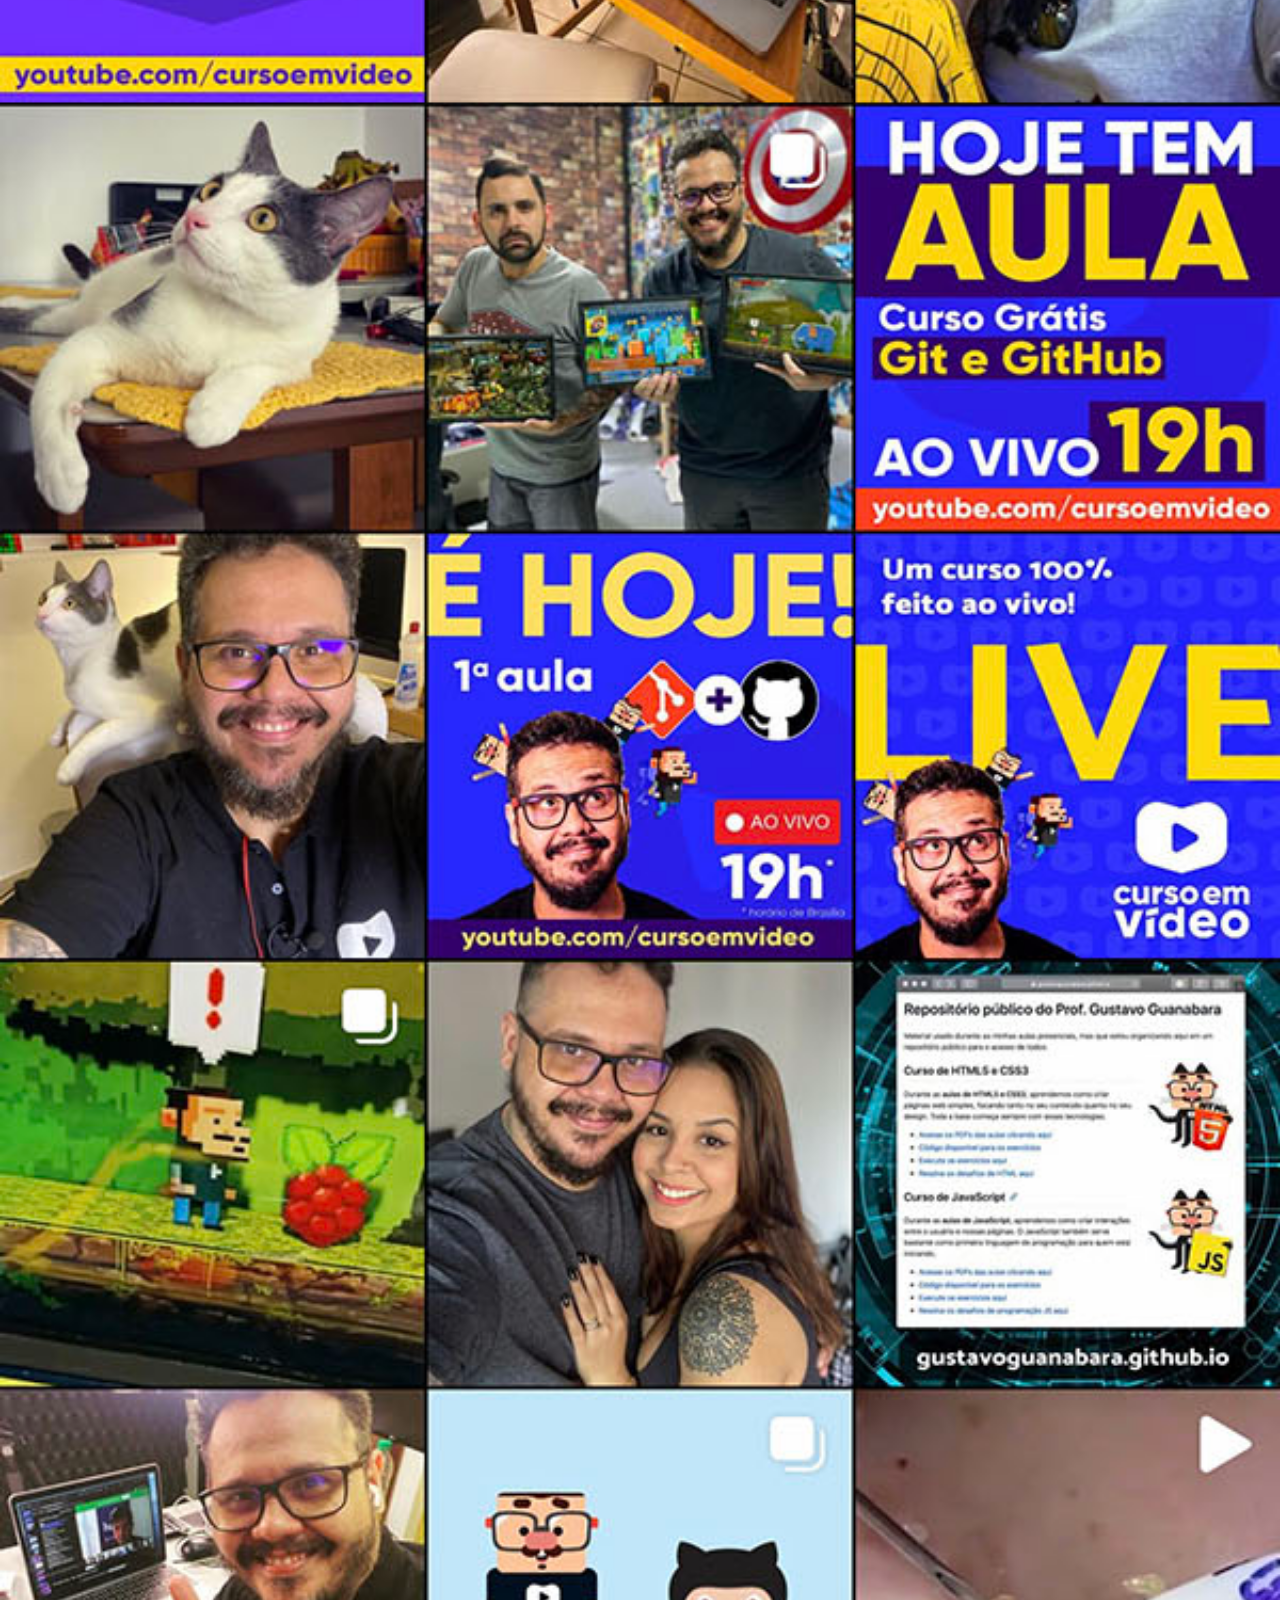
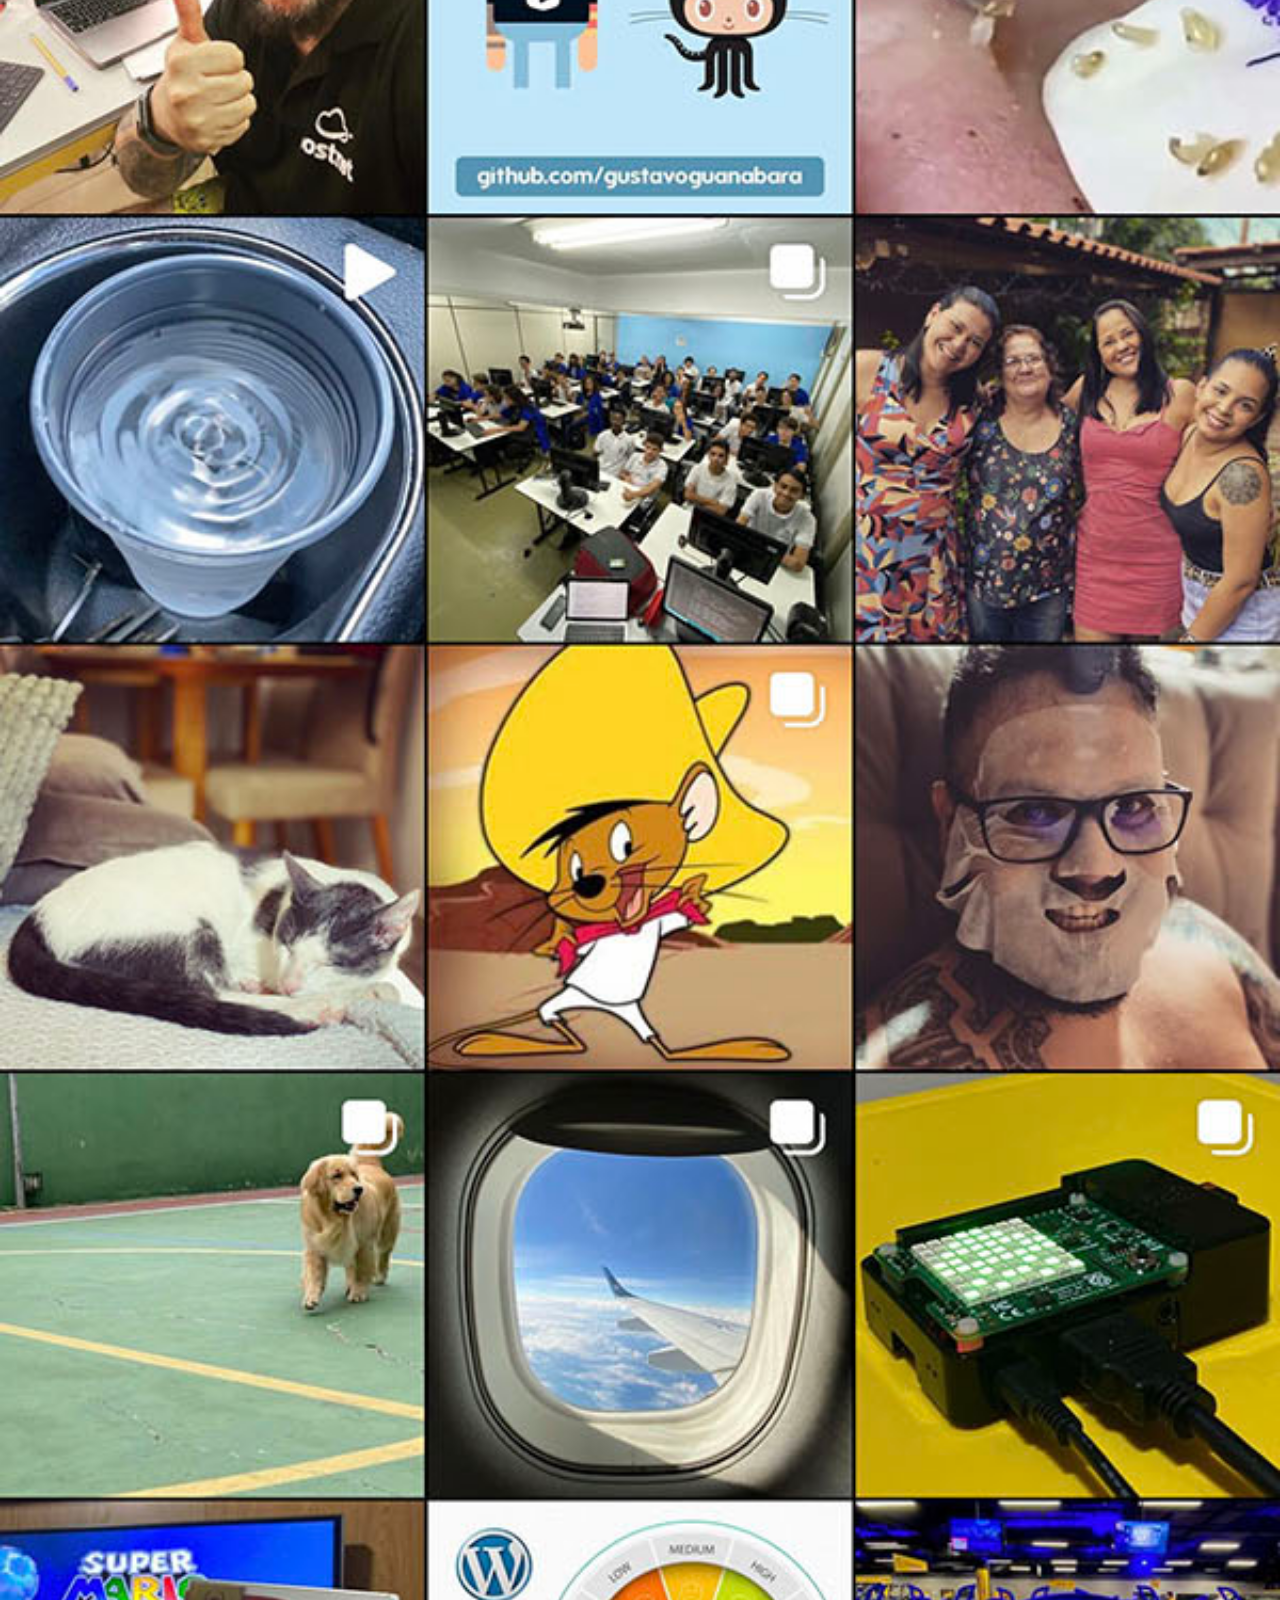
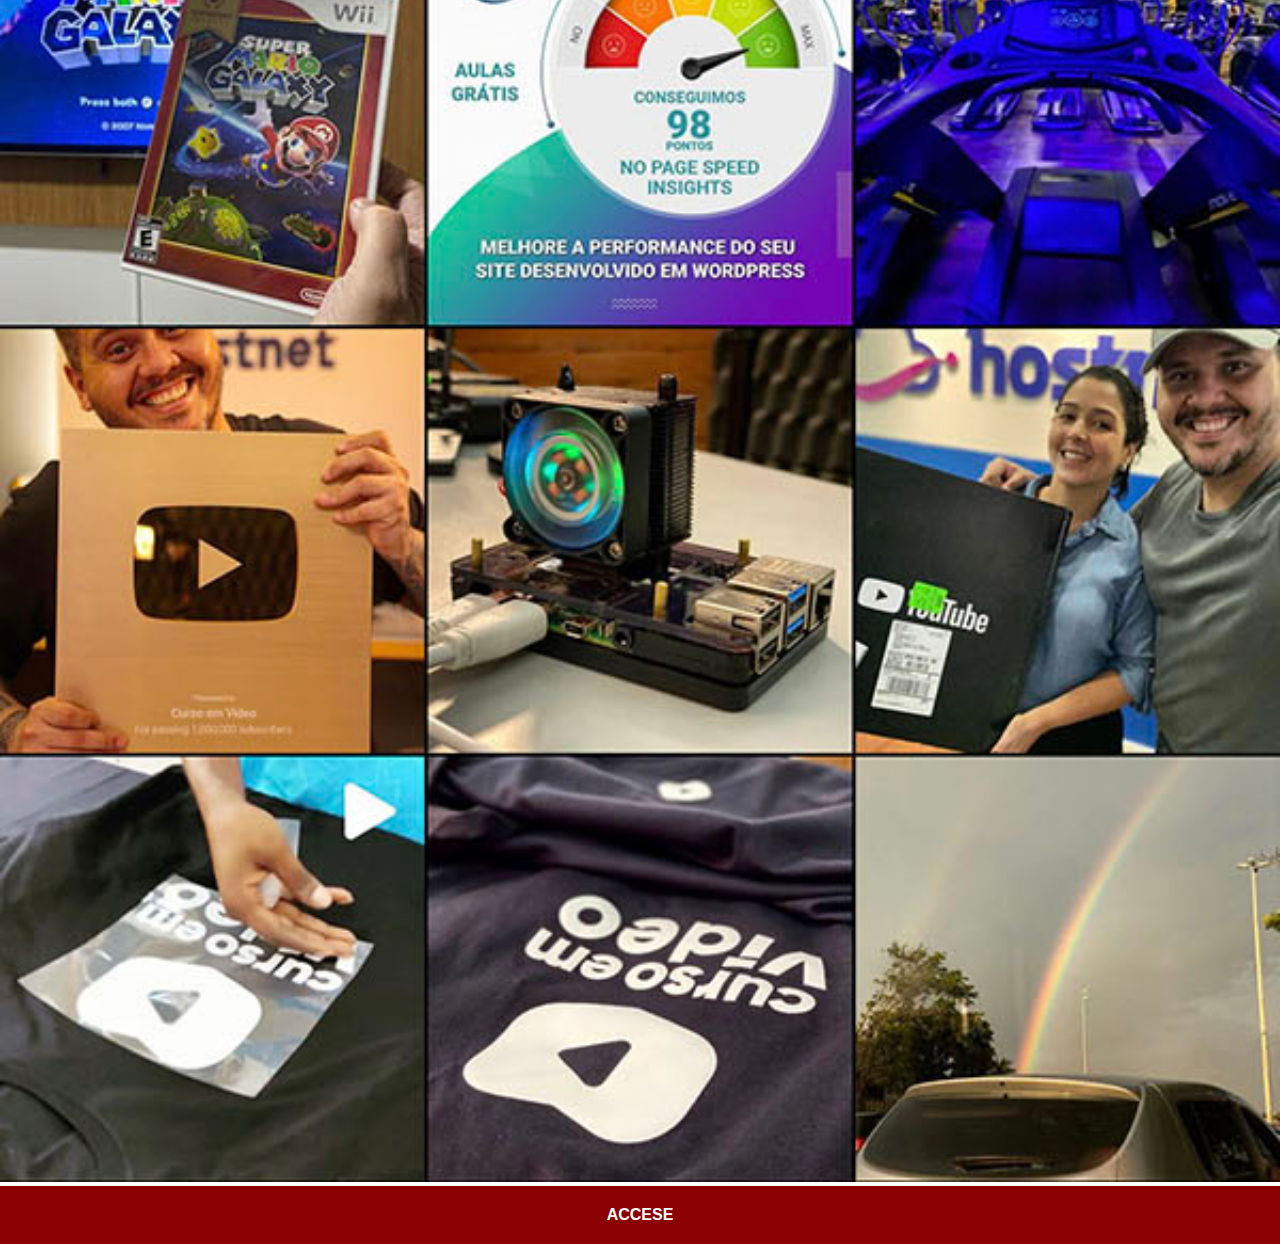
<file: instagram.html>
<!DOCTYPE html>
<html lang="en">
<head>
    <meta charset="UTF-8">
    <meta name="viewport" content="width=device-width, initial-scale=1.0">
    <title>iG</title>
    <link rel="stylesheet" href="style.social.CSS">
</head>
<body>
    <img src="imagens/tela-instagram.jpg" alt="instagram">
    <a href="https://www.instagram.com/gustavoguanabara/" target="_blank">ACCESE</a>
</body>
</html>
</file>
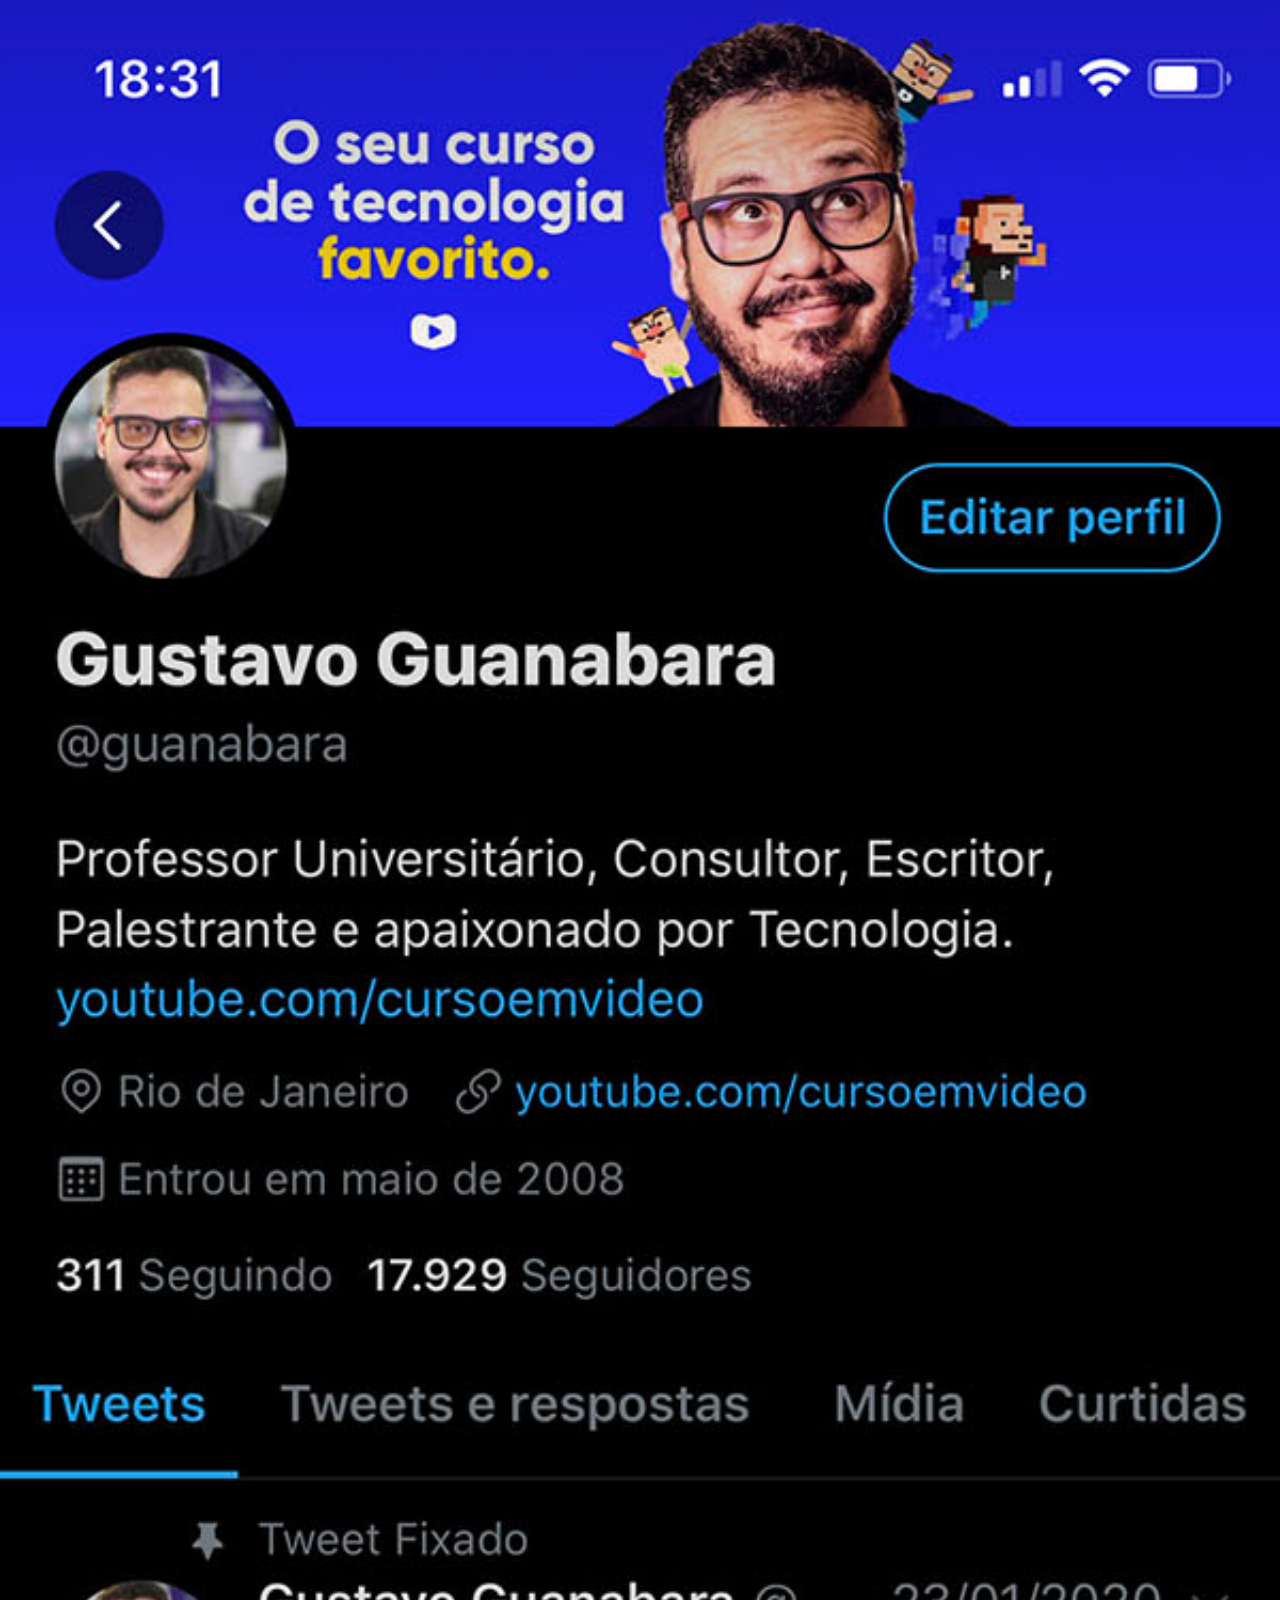
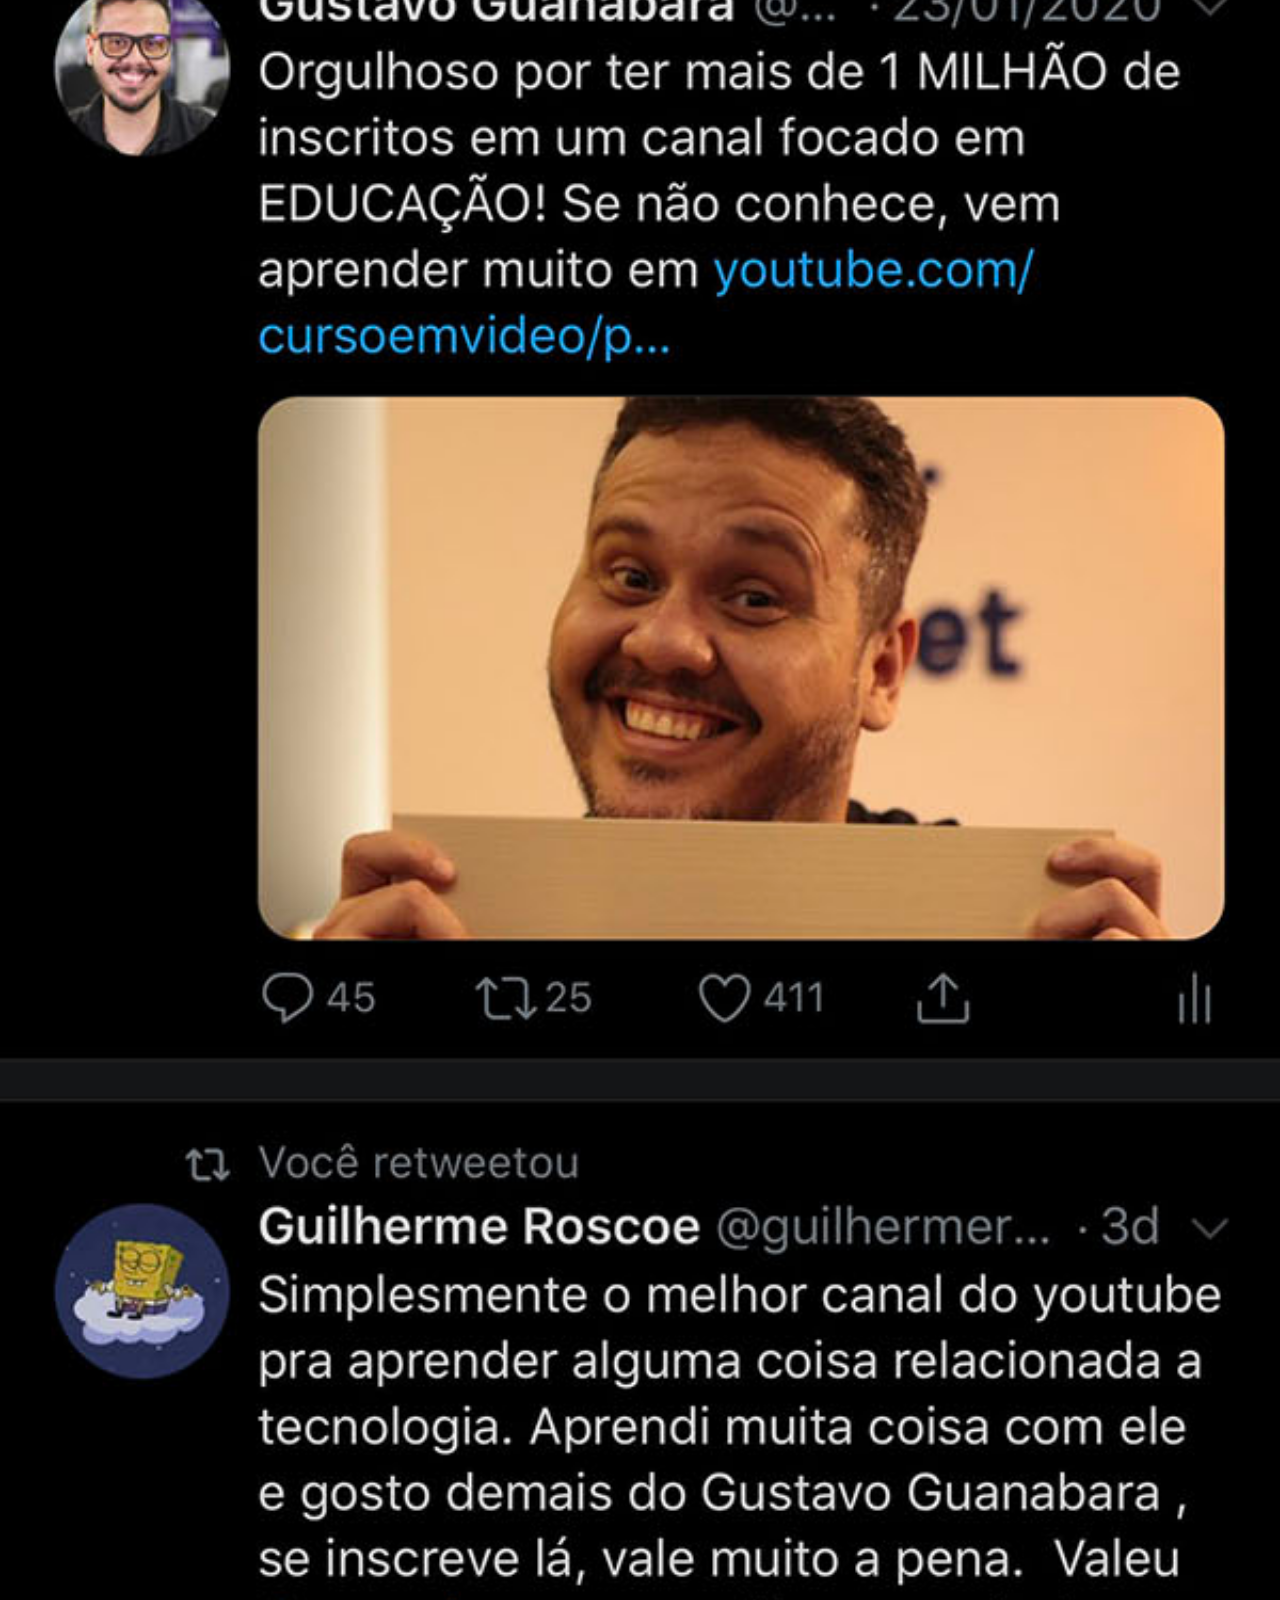
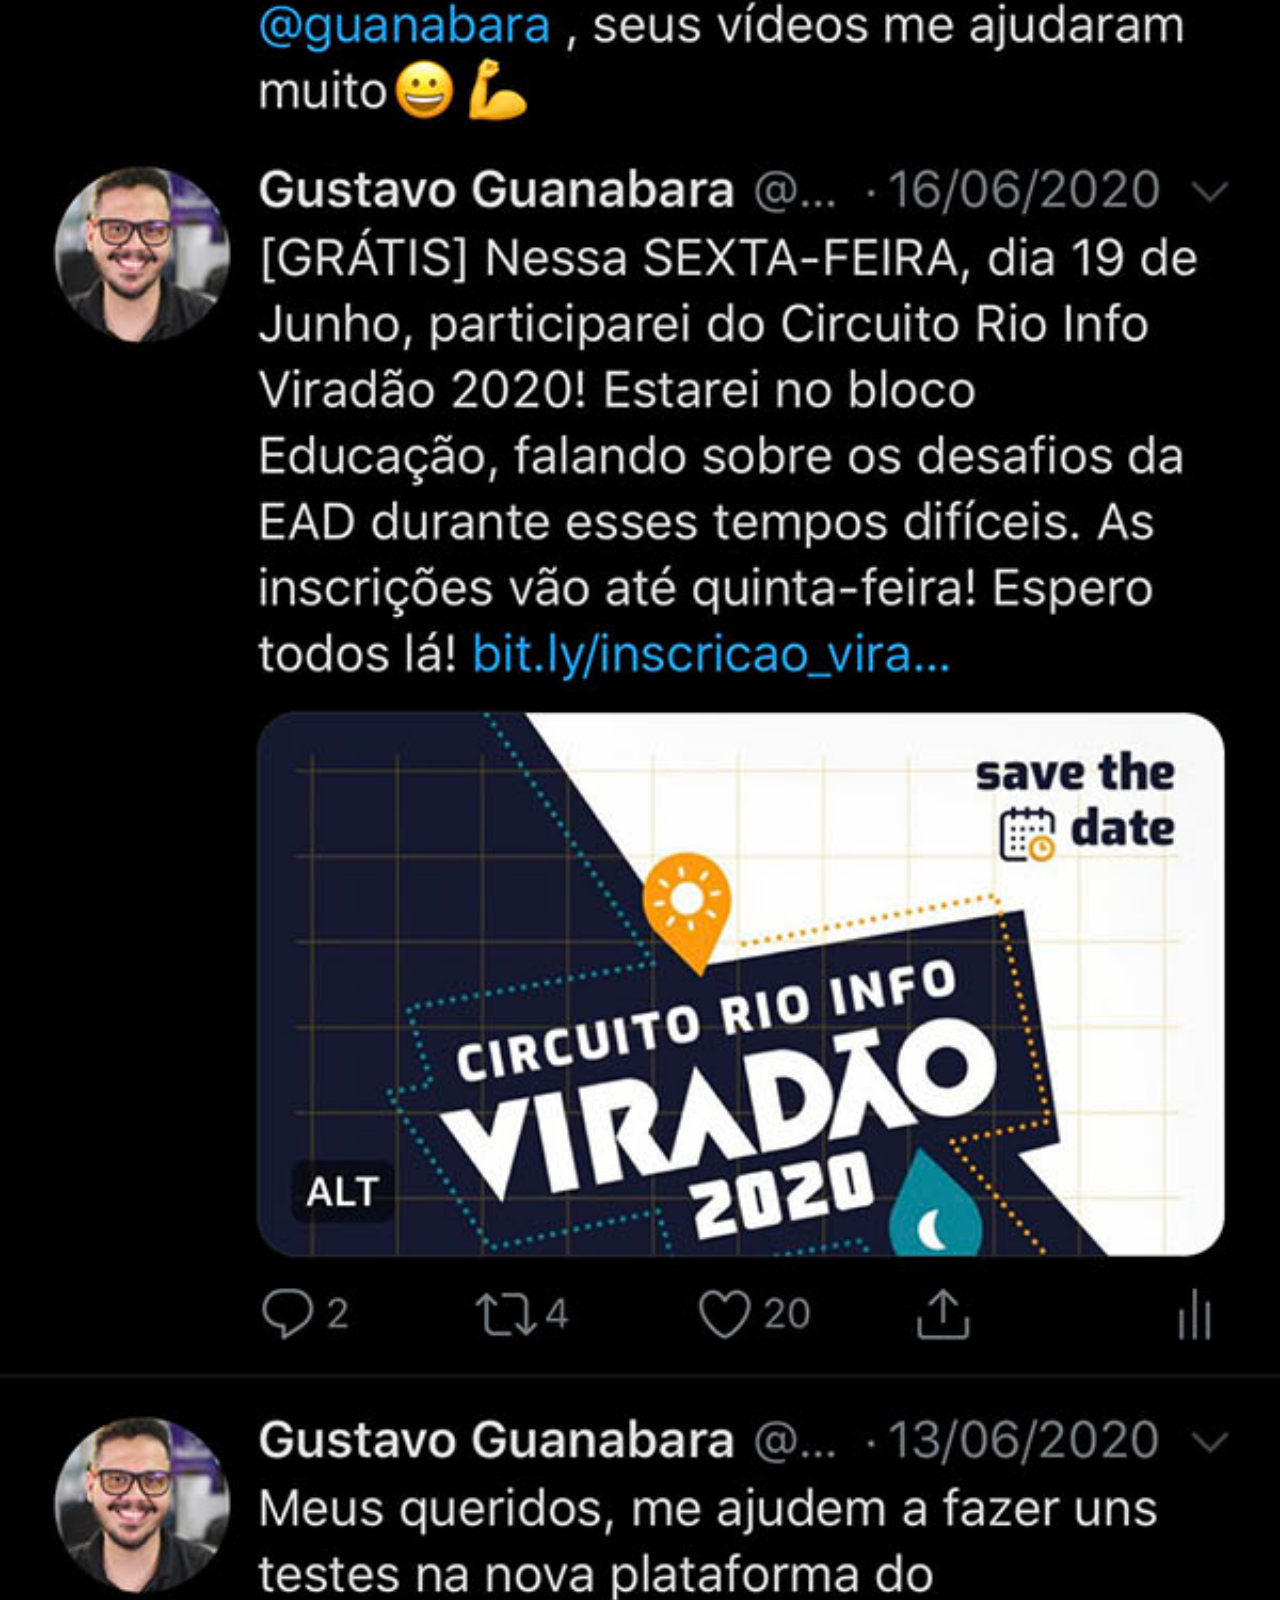
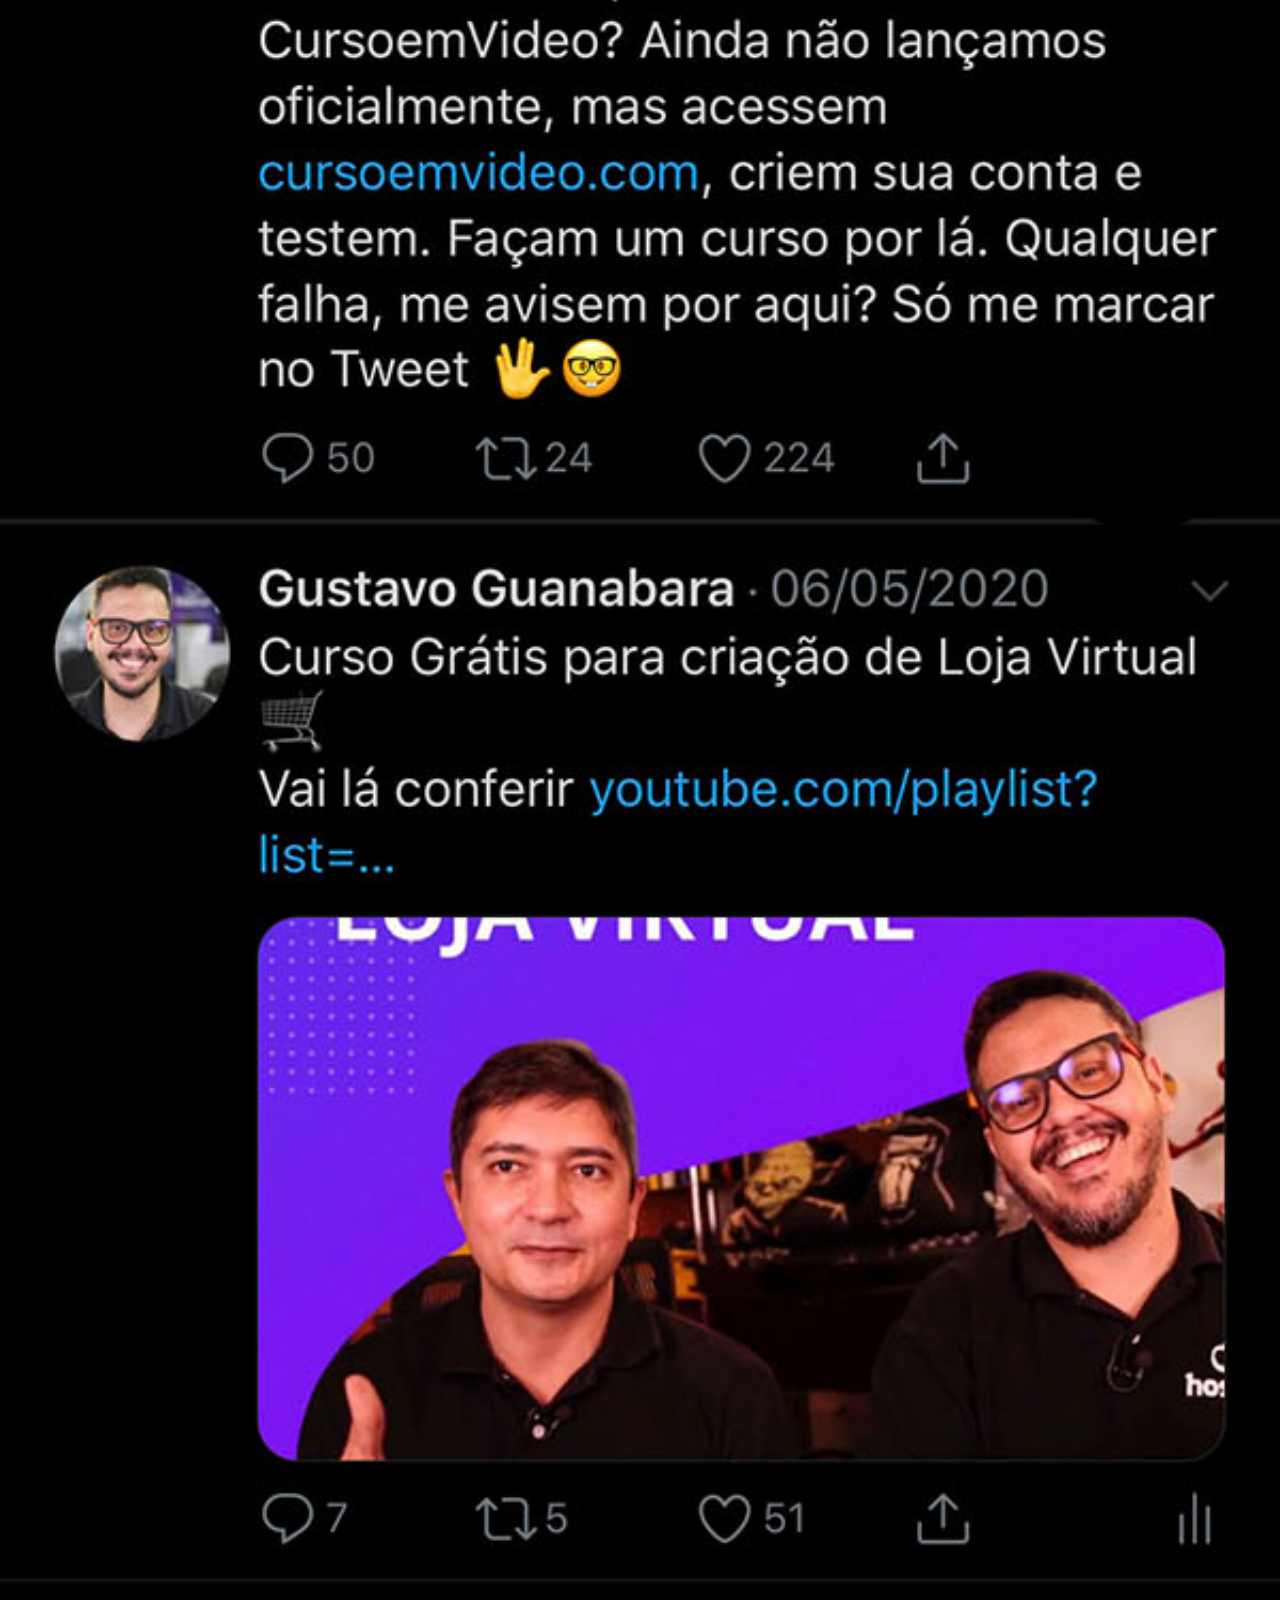
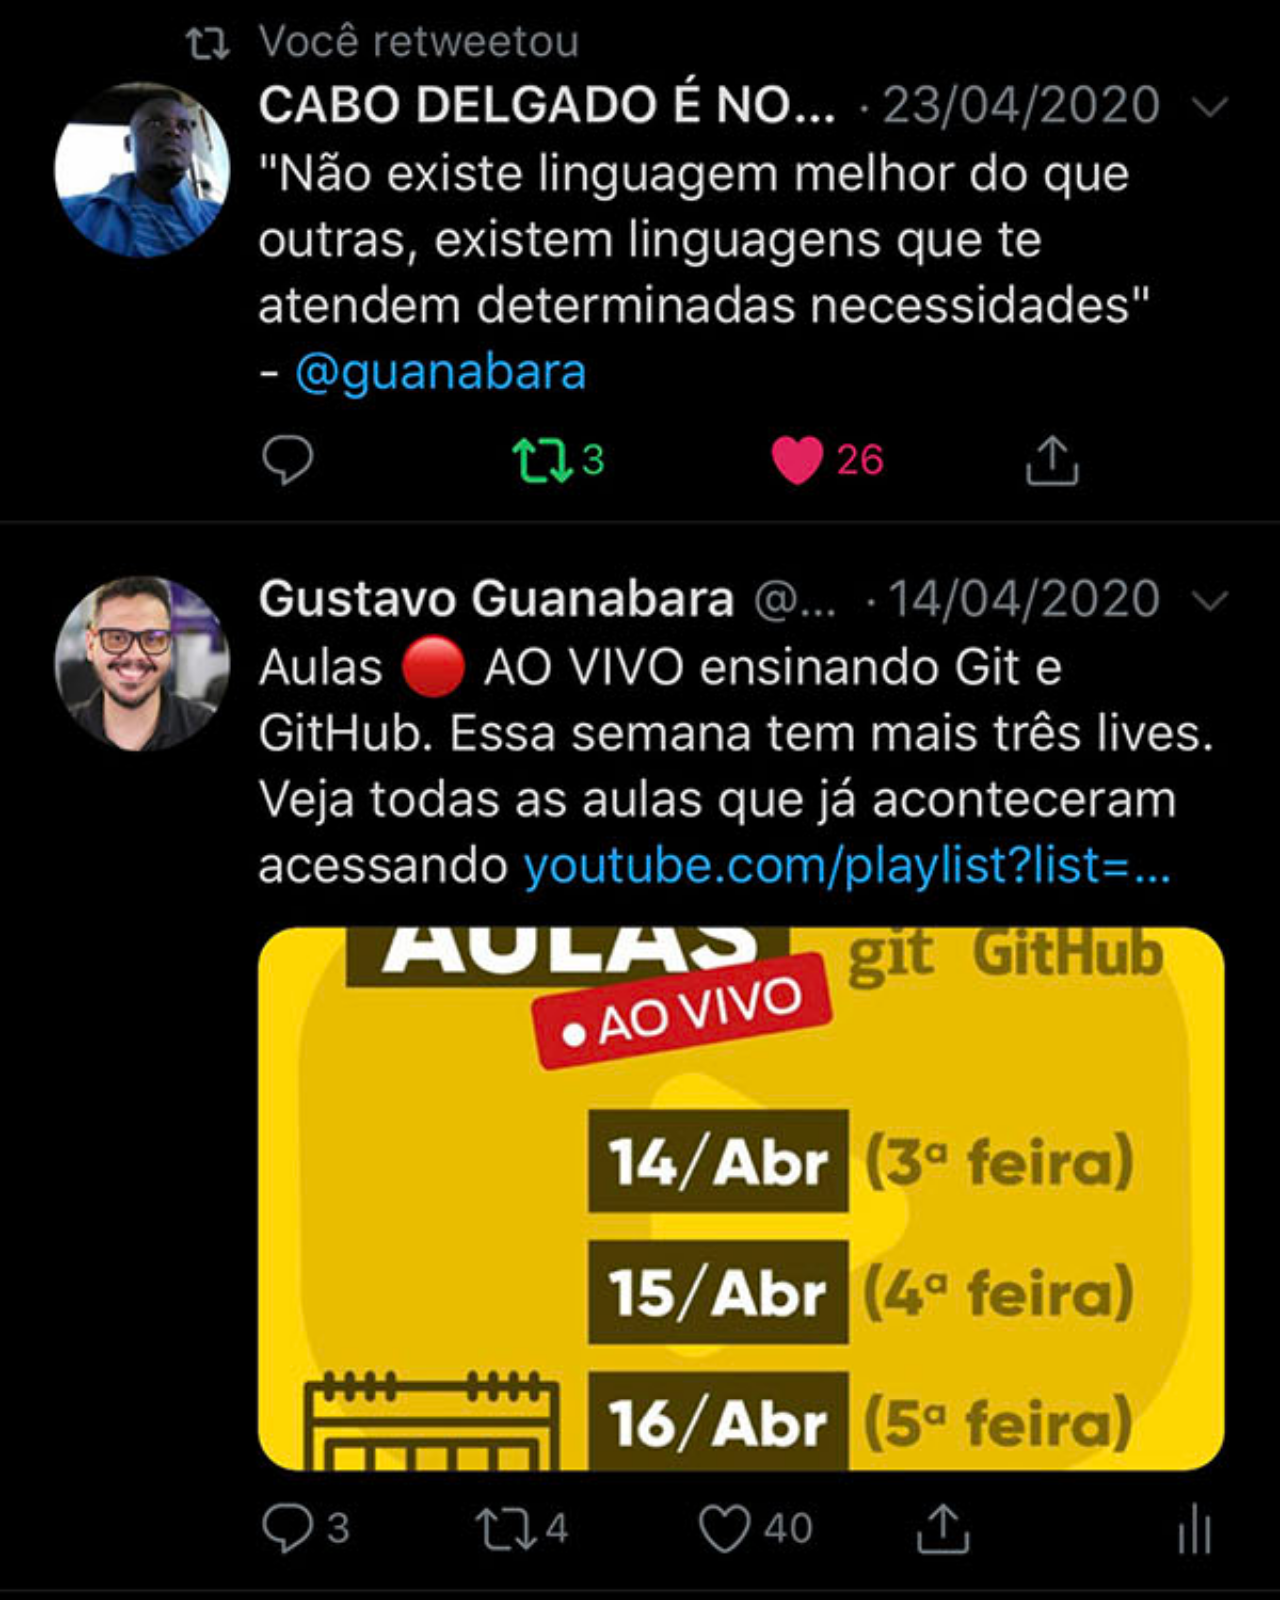
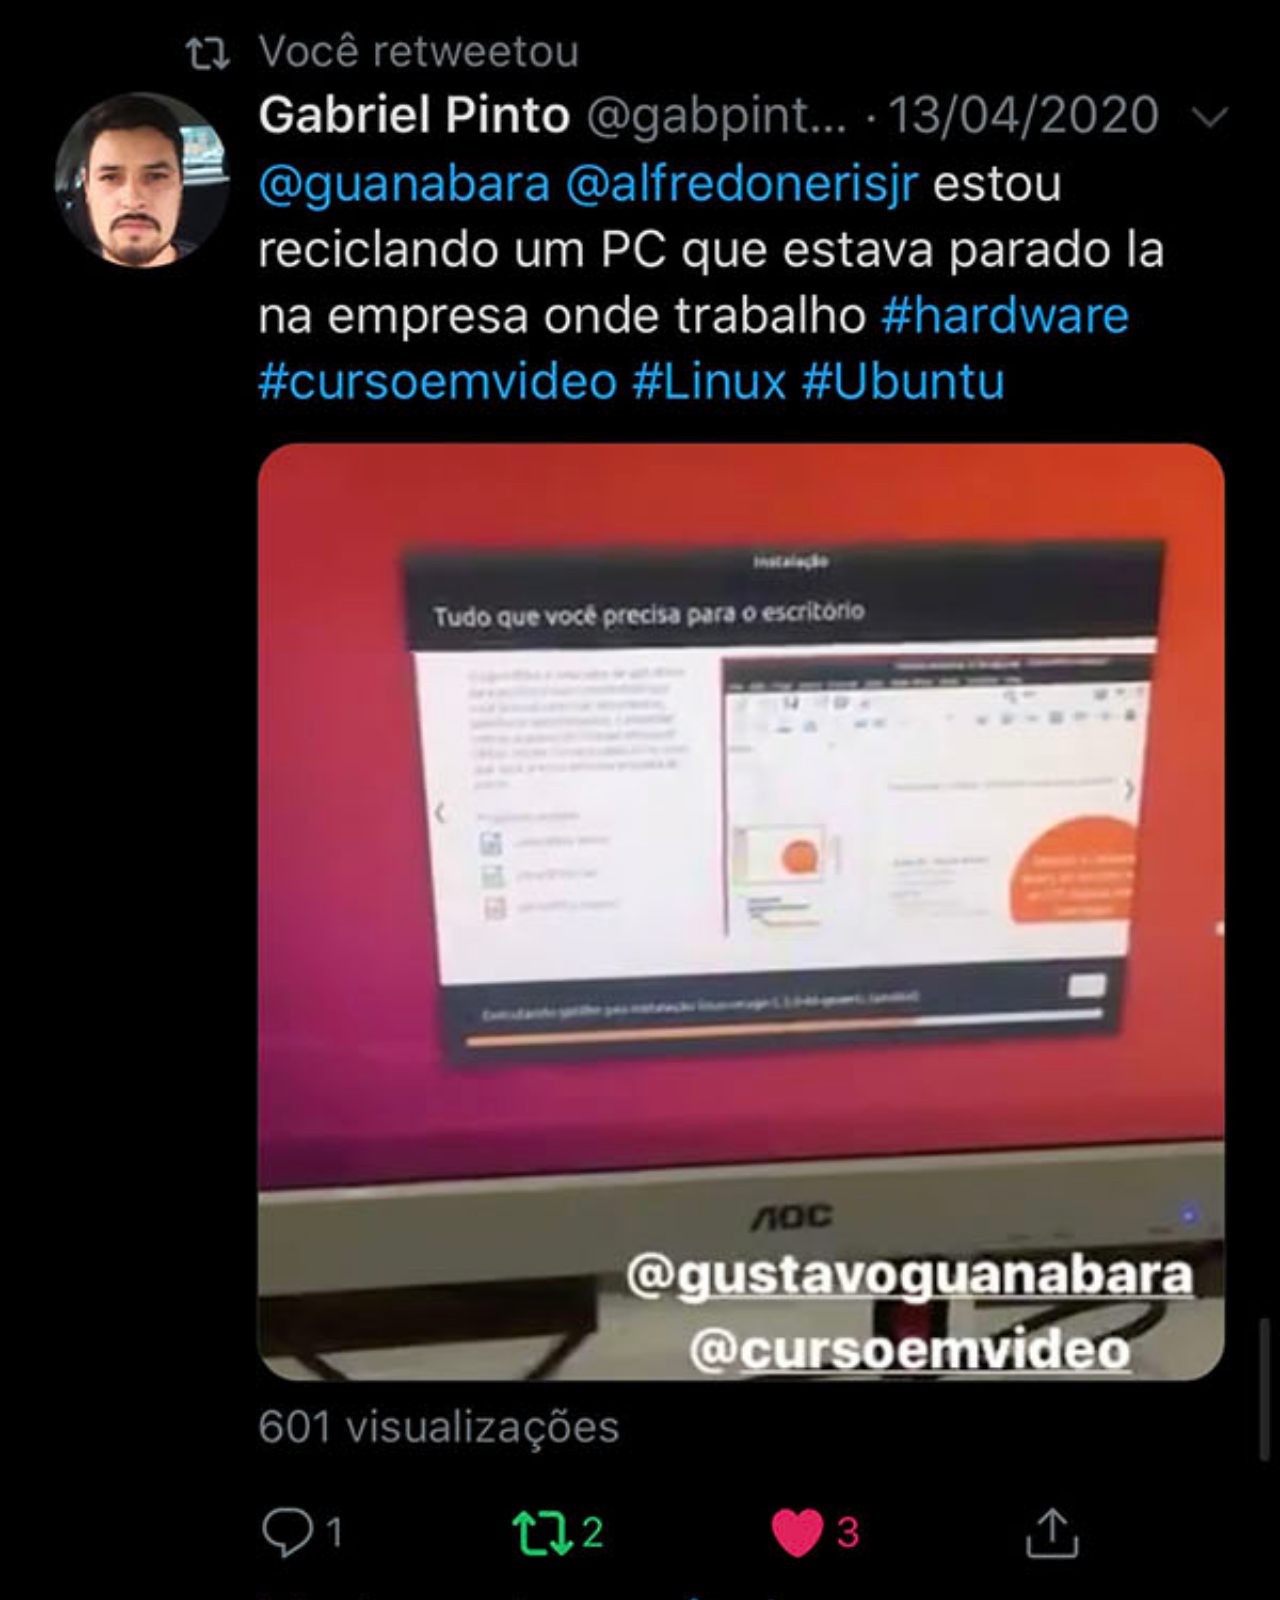
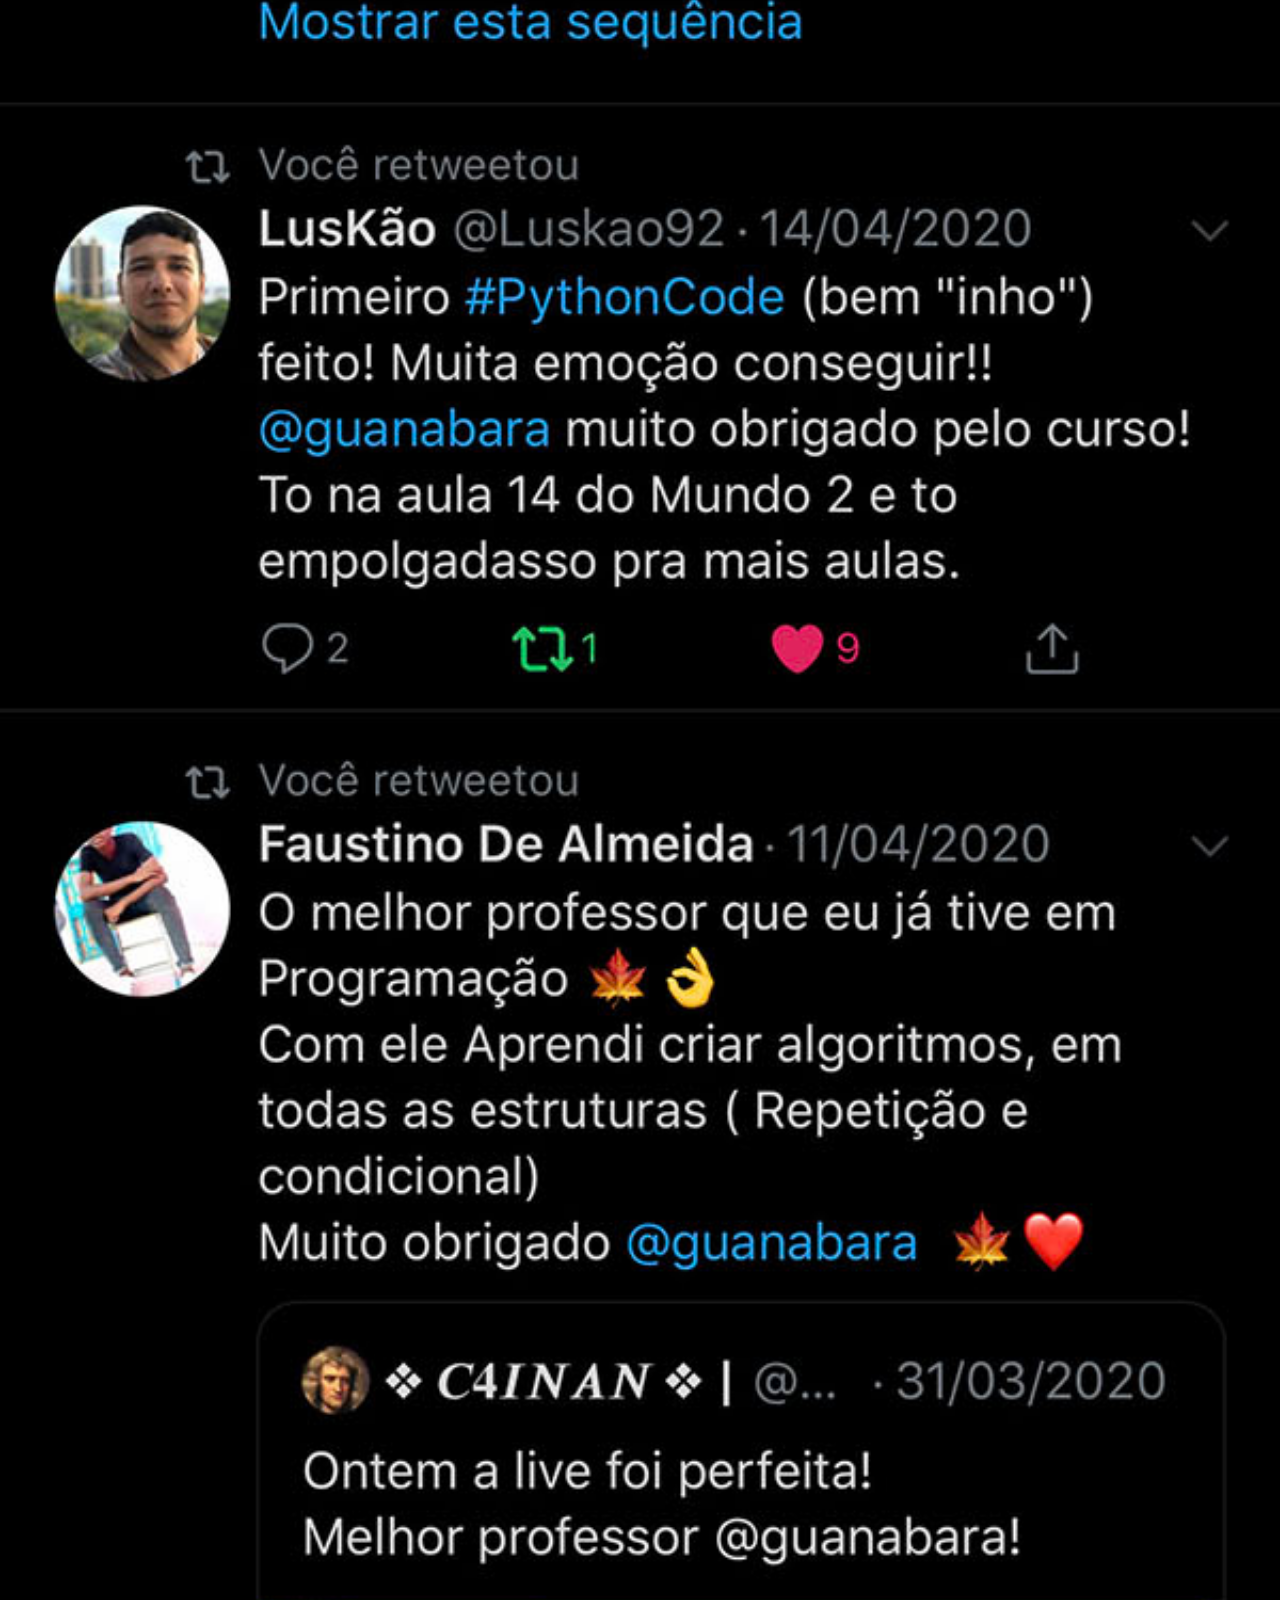
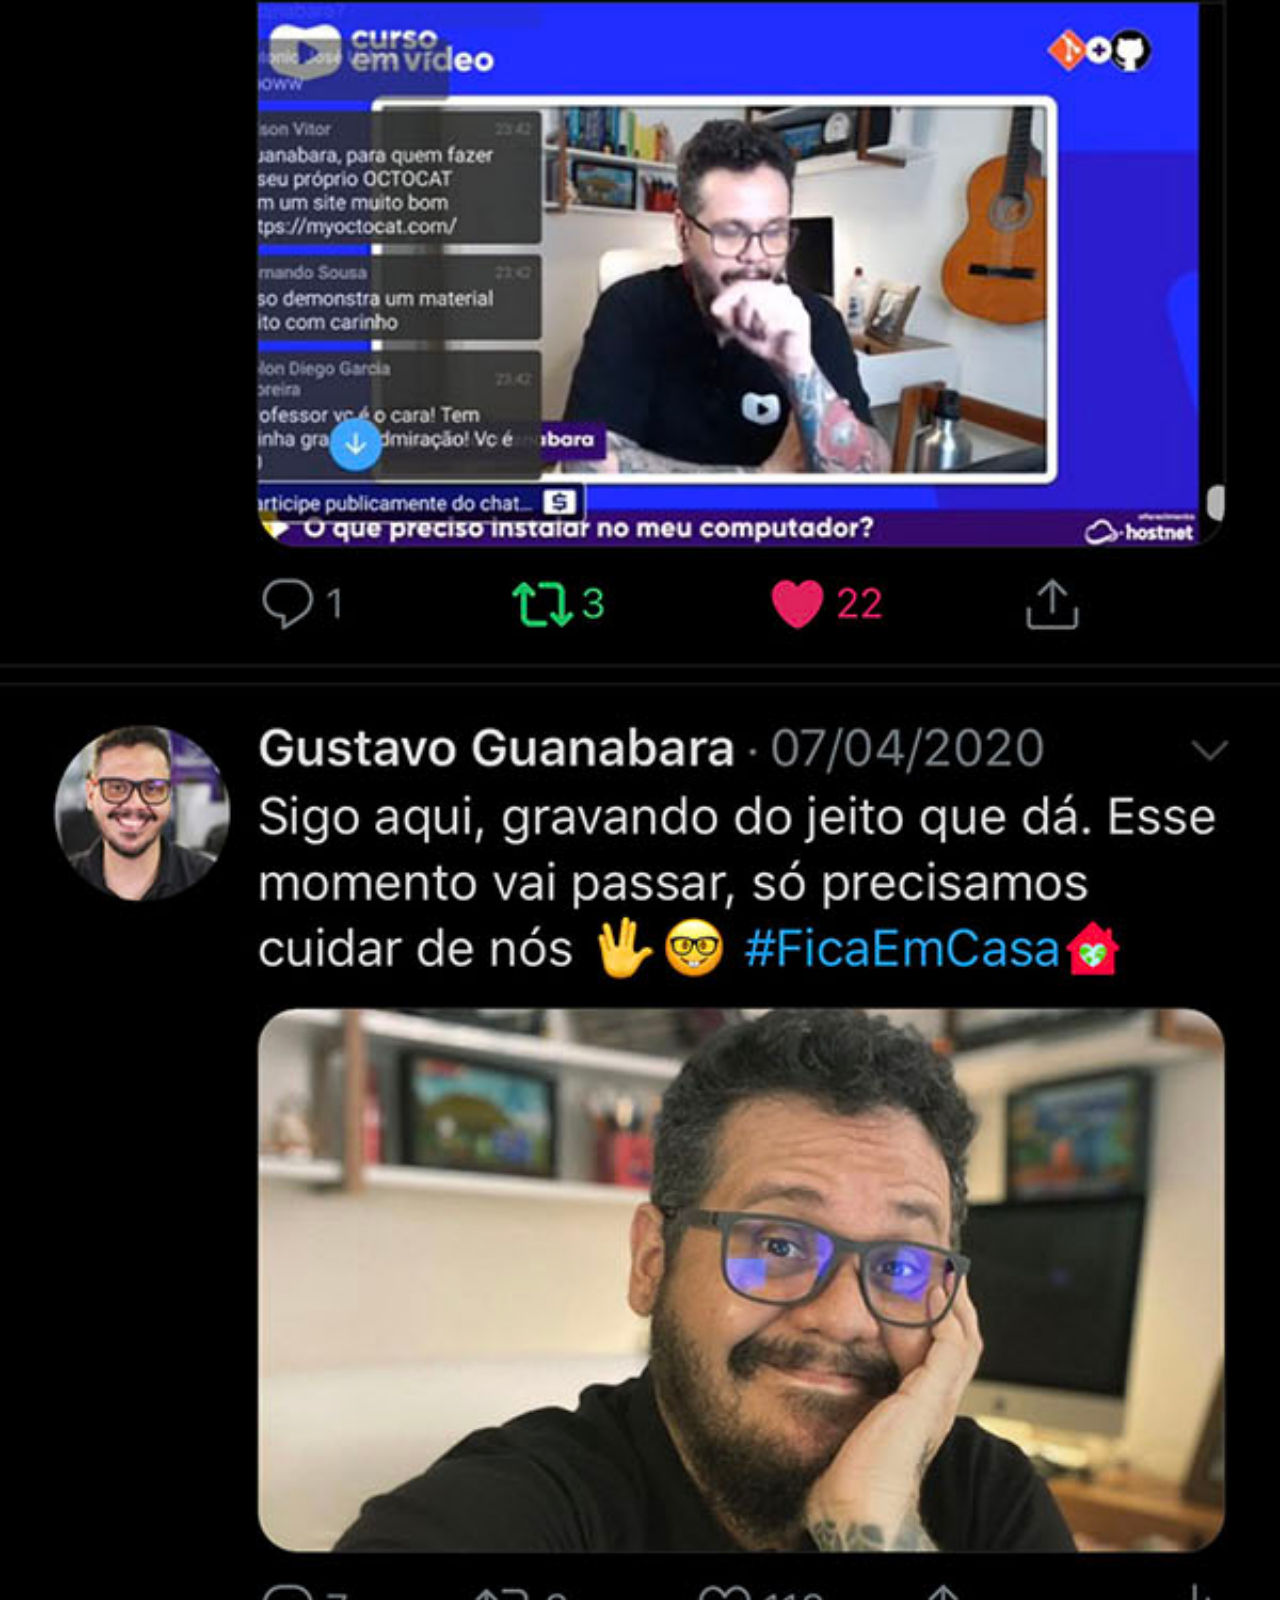
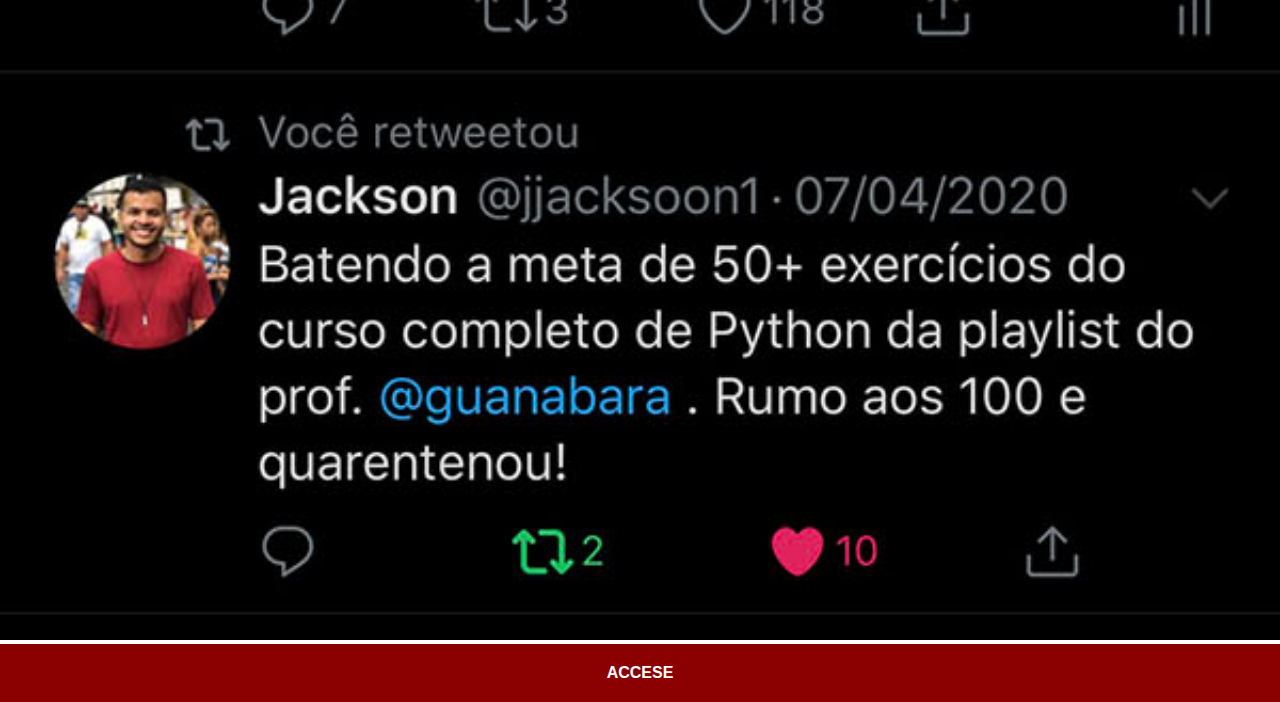
<file: twitter.html>
<!DOCTYPE html>
<html lang="en">
<head>
    <meta charset="UTF-8">
    <meta name="viewport" content="width=device-width, initial-scale=1.0">
    <title>twitter</title>
    <link rel="stylesheet" href="style.social.CSS">
</head>
<body>
    <img src="imagens/tela-twitter.jpg" alt="twitter">
    <a href="https://twitter.com/guanabara?lang=es" target="_blank">ACCESE</a>
</body>
</html>
</file>
<file: style.css>
@charset "UTF-8";

* {
    margin: 0px;
    padding: 0px;
    font-family: Arial, Helvetica, sans-serif;
}

html,body {
    height: 100vh;
    width: 100vw;
    
}

body {
    background: url(imagens/fundo-madeira.jpg) no-repeat center center;
    background-size: cover;
    
}


main {
    position: relative;
    height: 100vh;
}

section#telefone {
    position: absolute;
    top: 50%;   
    left: 50%;
    transform: translate(-50%, -50%);

    height: 510px;
    width: 253px;
    background: url(imagens/iphone.png) no-repeat;
}

iframe#tela {
    position: relative;
    top: 65px;
    left: 18px;
    width: 213px;
    height: 379px;
}

section#redes-sociais {
    text-align: right;
}

section#redes-sociais img {
    width: 50px;
    border-radius: 50%;
    margin: 10px;
    box-shadow: 2px 2px 5px rgba(0, 0, 0, 0.406);
    box-sizing: border-box;
}

section#redes-sociais img:hover {
    border: 2px solid rgba(255, 255, 255, 0.495);
    transform: translate(-3px, -3px);
    box-shadow: 5px 5px 10px rgba(0, 0, 0, 0.628);
    transition: transform .3s;
}
</file>
<file: style.social.CSS>
* {
    margin: 0px;
    padding: 0px;
    font-family: Arial, Helvetica, sans-serif;
}

    ::-webkit-scrollbar {
    width: 0px;
    height: 0px;
}

img {
    width: 100vw;
}
a {
    display: block;
    background-color: darkred;
    color: white;
    padding: 20px;
    text-align: center;
    font-weight: bolder;
    text-decoration: none;
}
</file>
